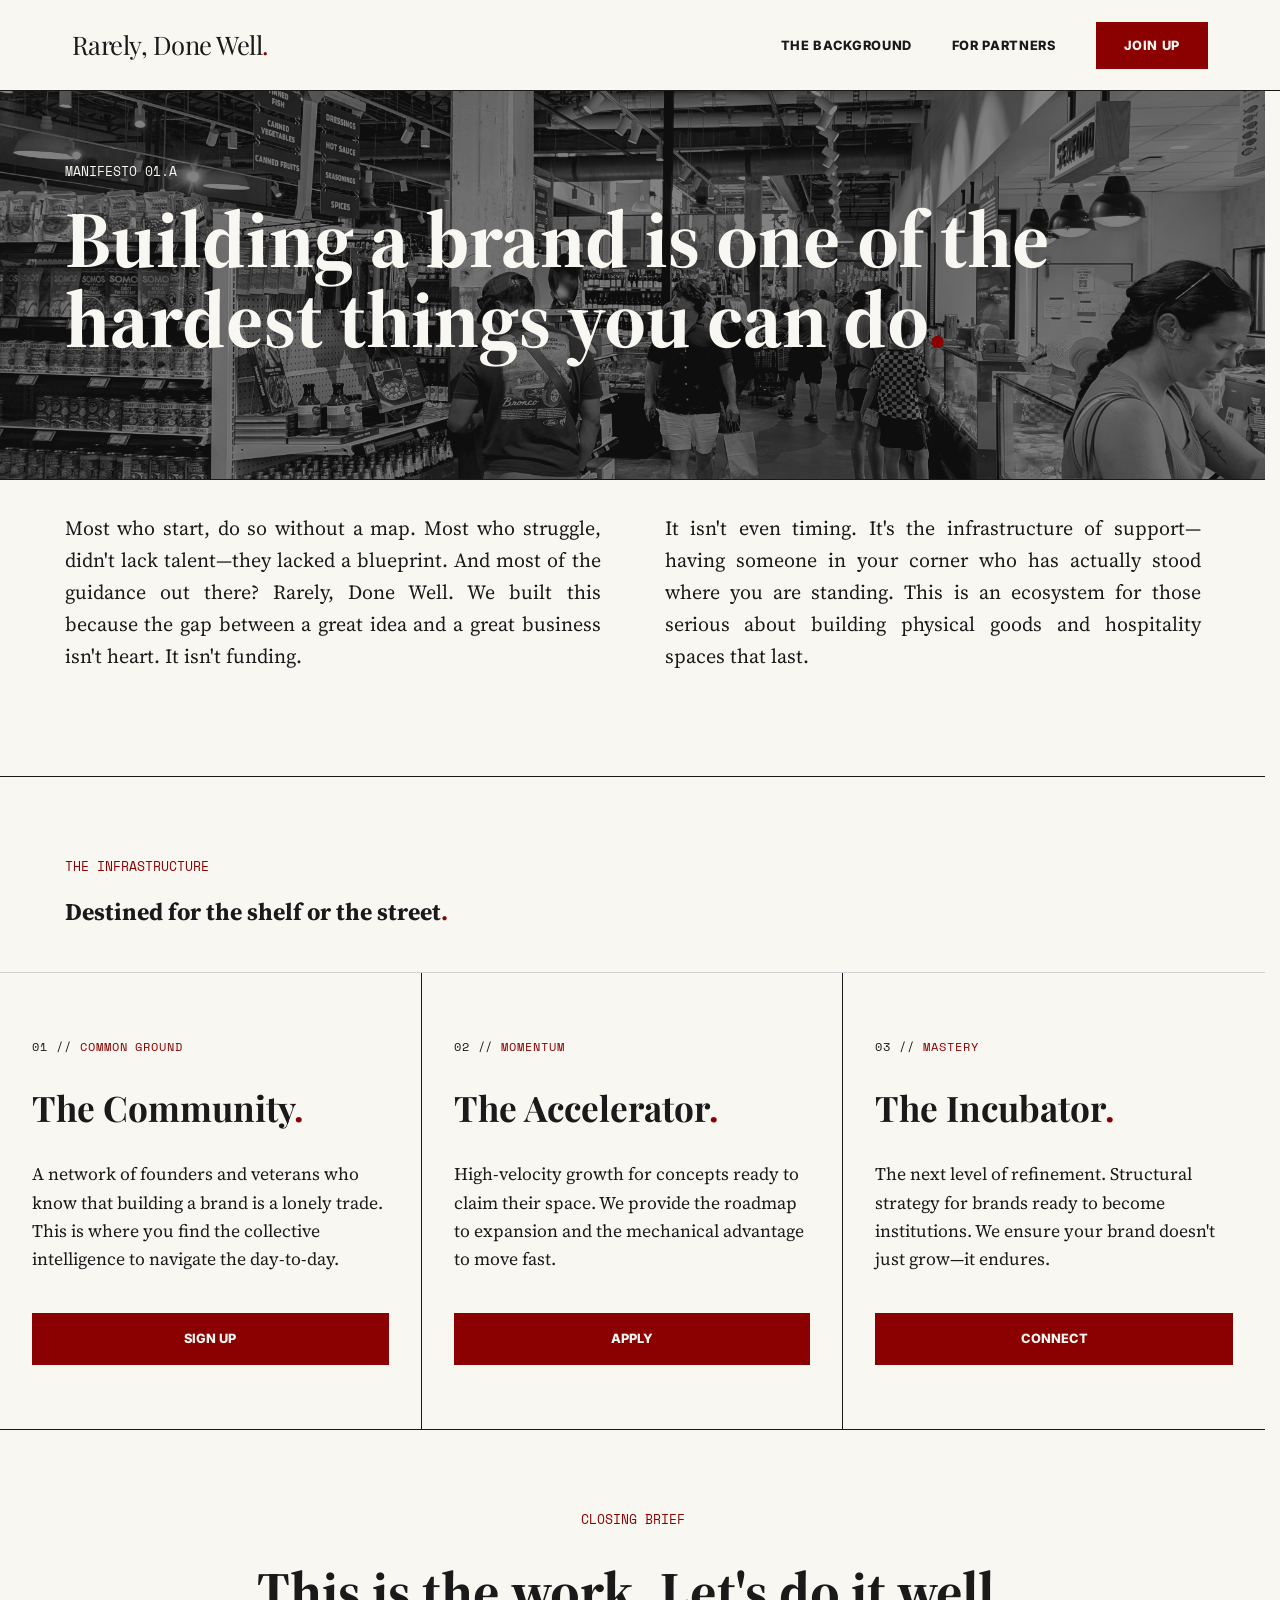
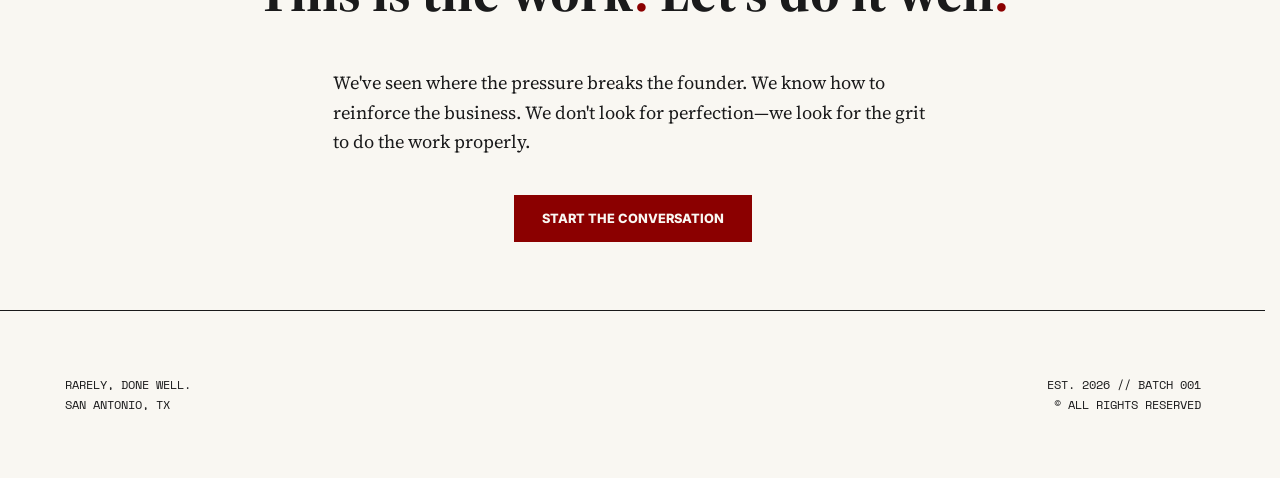
<file: index.html>
<!DOCTYPE html>
<html lang="en">
<head>
    <meta charset="UTF-8">
    <meta name="viewport" content="width=device-width, initial-scale=1.0">
    <meta name="description" content="Rarely Done Well is a South Texas ecosystem for founders building physical goods and hospitality brands — through community membership, a 10-week accelerator, and a year-long incubator.">
    <title>Rarely Done Well | Entrepreneur Ecosystem for Physical Goods & Hospitality Founders</title>
    <link rel="canonical" href="https://www.rarelydonewell.com/">
    <meta property="og:title" content="Rarely Done Well | Physical Goods & Hospitality Spaces">
    <meta property="og:description" content="An ecosystem for founders serious about building physical goods and hospitality brands that last. South Texas.">
    <meta property="og:url" content="https://www.rarelydonewell.com/">
    <meta property="og:type" content="website">
    <meta property="og:image" content="https://www.rarelydonewell.com/assets/og-image-light.png">
    <meta property="og:site_name" content="Rarely Done Well">
    <script type="application/ld+json">
    {
      "@context": "https://schema.org",
      "@type": "Organization",
      "name": "Rarely Done Well",
      "url": "https://www.rarelydonewell.com",
      "description": "An entrepreneurship ecosystem for founders building physical goods and hospitality brands. Based in San Antonio, serving South Texas.",
      "address": {
        "@type": "PostalAddress",
        "addressLocality": "San Antonio",
        "addressRegion": "TX",
        "addressCountry": "US"
      }
    }
    </script>
    
    <link rel="icon" type="image/x-icon" href="assets/favicon.ico">
    <link rel="icon" type="image/png" sizes="16x16" href="assets/favicon-16x16.png">
    <link rel="icon" type="image/png" sizes="32x32" href="assets/favicon-32x32.png">
    <link rel="apple-touch-icon" sizes="180x180" href="assets/apple-touch-icon.png">
    <link rel="icon" type="image/png" sizes="192x192" href="assets/icon-192x192.png">
    <link rel="icon" type="image/png" sizes="512x512" href="assets/icon-512x512.png">
    <link rel="preconnect" href="https://fonts.googleapis.com">
    <link rel="preconnect" href="https://fonts.gstatic.com" crossorigin>
    <link href="https://fonts.googleapis.com/css2?family=Inter:wght@700;800&family=Playfair+Display:wght@900&family=Space+Mono&family=Source+Serif+4:wght@400;600&display=swap" rel="stylesheet">
    <link rel="stylesheet" href="style.css">
</head>
<body>

    <header class="masthead masthead--fixed">
        <div class="container nav-wrapper">
            <a href="index.html" class="logo">Rarely, Done Well<span class="brand-comma">.</span></a>
            
            <div class="nav-right-group">
                <button class="nav-toggle" aria-expanded="false" aria-controls="main-nav">
                    <span></span><span></span><span></span>
                </button>
                <nav class="main-nav" id="main-nav">
                    <ul>
                        <li><a href="learn-more.html">The Background</a></li>
                        <li><a href="partners.html">For Partners</a></li>
                        <li><a href="#ecosystem" class="btn-cta">Join Up</a></li>
                    </ul>
                </nav>
            </div>
        </div>
    </header>

    <main>
        <section class="hero">
            <div class="hero-photo-band" style="background-image: url('assets/index-hero-photo.jpg');">
                <div class="hero-photo-band__inner">
                    <span class="section-label fade-in">Manifesto 01.A</span>
                    <h1 class="fade-in">Building a brand is one of the hardest things you can do<span class="brand-comma">.</span></h1>
                </div>
            </div>
            <div class="container">
                <div class="hero-lead fade-in">
                    <p>Most who start, do so without a map. Most who struggle, didn't lack talent—they lacked a blueprint. And most of the guidance out there? Rarely, Done Well. We built this because the gap between a great idea and a great business isn't heart. It isn't funding.</p>
                    <p>It isn't even timing. It's the infrastructure of support—having someone in your corner who has actually stood where you are standing. This is an ecosystem for those serious about building physical goods and hospitality spaces that last.</p>
                </div>
            </div>
        </section>
               
        <section id="ecosystem" class="ecosystem-header">
            <div class="container">
                <span class="section-label">The Infrastructure</span>
                <h2>Destined for the shelf or the street<span class="brand-comma">.</span></h2>
            </div>
        </section>
        <section class="ecosystem-grid">
            <div class="eco-card fade-in">
                <span class="card-descriptor">01 // <span class="brand-comma">Common Ground</span></span>
                <h3>The Community<span class="brand-comma">.</span></h3>
                <p>A network of founders and veterans who know that building a brand is a lonely trade. This is where you find the collective intelligence to navigate the day-to-day.</p>
                <a href="community.html" class="btn-cta">Sign Up</a>
            </div>
            <div class="eco-card fade-in">
                <span class="card-descriptor">02 // <span class="brand-comma">Momentum</span></span>
                <h3>The Accelerator<span class="brand-comma">.</span></h3>
                <p>High-velocity growth for concepts ready to claim their space. We provide the roadmap to expansion and the mechanical advantage to move fast.</p>
                <a href="accelerator.html" class="btn-cta">Apply</a>
            </div>
            <div class="eco-card fade-in">
                <span class="card-descriptor">03 // <span class="brand-comma">Mastery</span></span>
                <h3>The Incubator<span class="brand-comma">.</span></h3>
                <p>The next level of refinement. Structural strategy for brands ready to become institutions. We ensure your brand doesn't just grow—it endures.</p>
                <a href="incubator.html" class="btn-cta">Connect</a>
            </div>
        </section>

        <section id="work" class="final-call">
            <div class="container fade-in">
                <span class="section-label">Closing Brief</span>
                <h2>This is the work<span class="brand-comma">.</span> Let's do it well<span class="brand-comma">.</span></h2>
                <p class="final-call-body">We've seen where the pressure breaks the founder. We know how to reinforce the business. We don't look for perfection—we look for the grit to do the work properly.</p>
                <a href="#ecosystem" class="btn-cta">Start the Conversation</a>
            </div>
        </section>
    </main>

    <footer>
        <div class="container footer-wrap">
            <div>RARELY, DONE WELL.<br>SAN ANTONIO, TX</div>
            <div style="text-align:right">EST. 2026 // BATCH 001<br>&copy; ALL RIGHTS RESERVED</div>
        </div>
    </footer>

    <script src="script.js"></script>
</body>
</html>
</file>
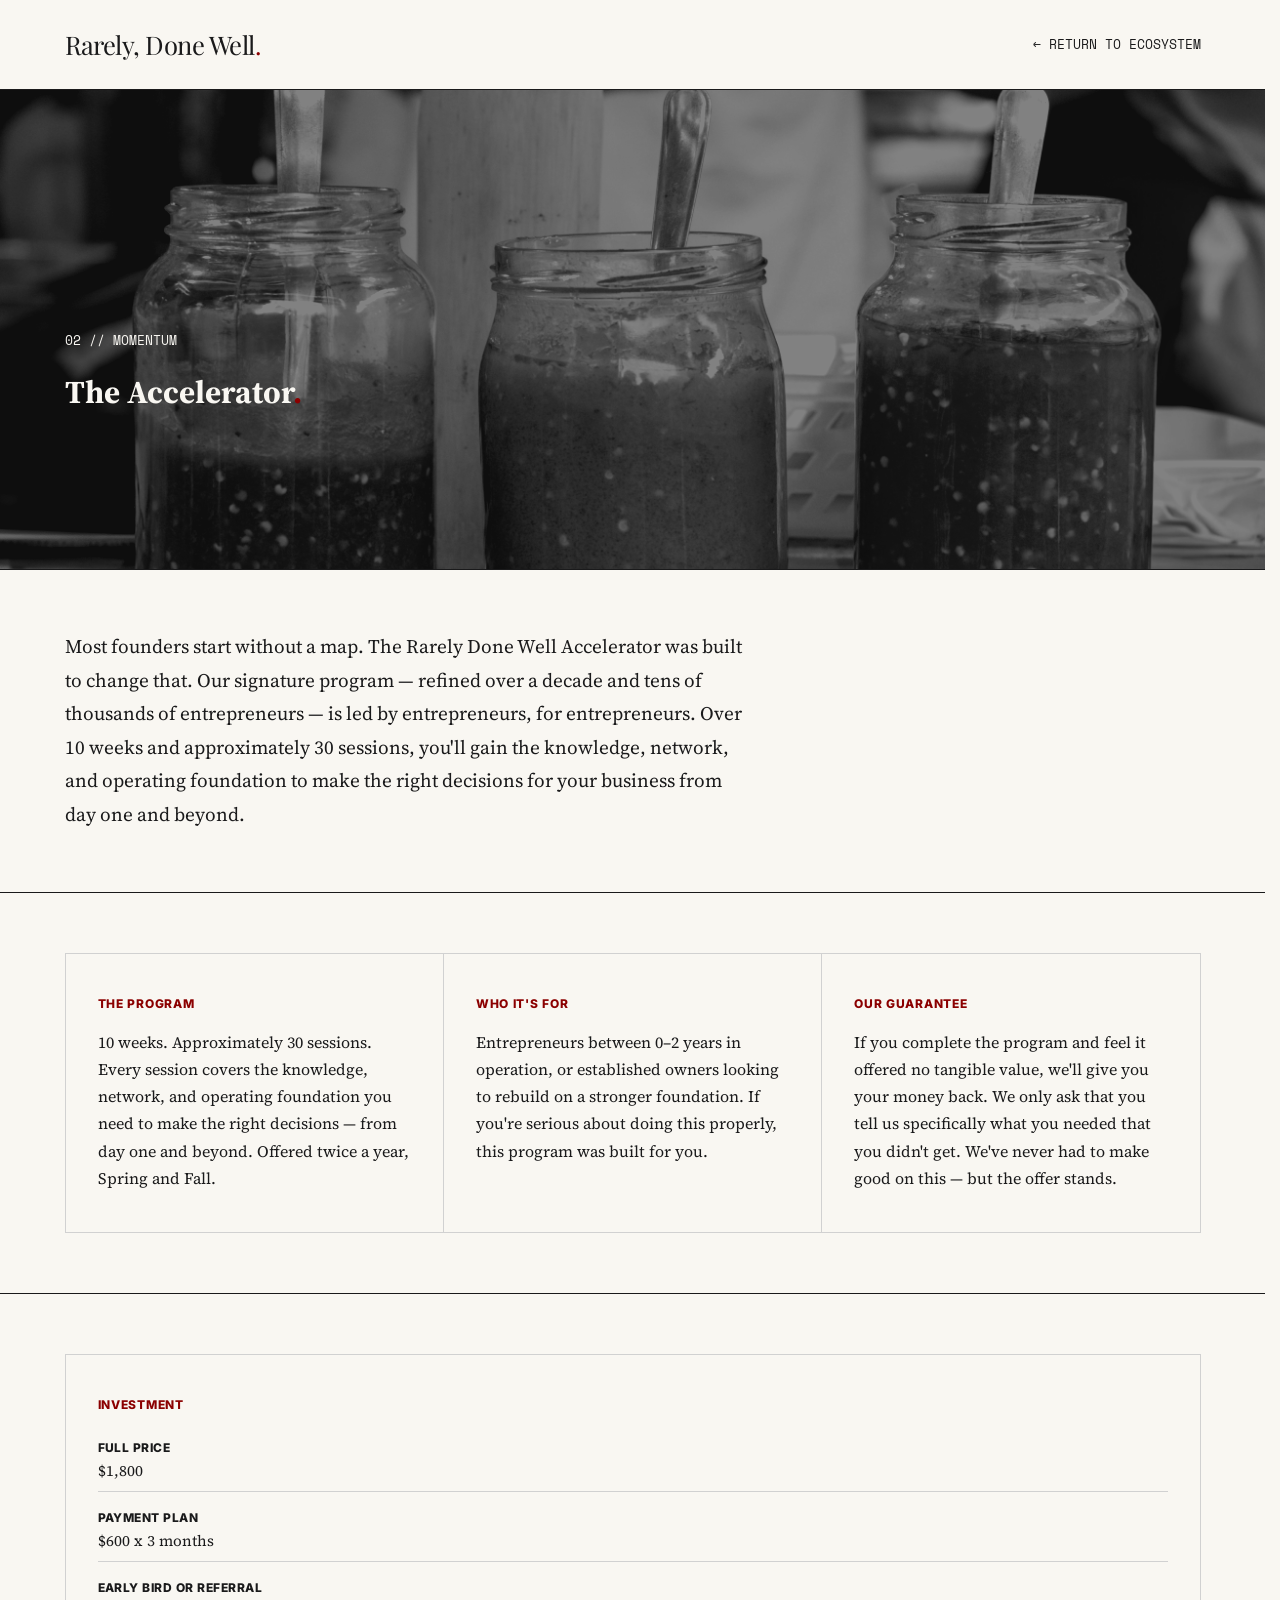
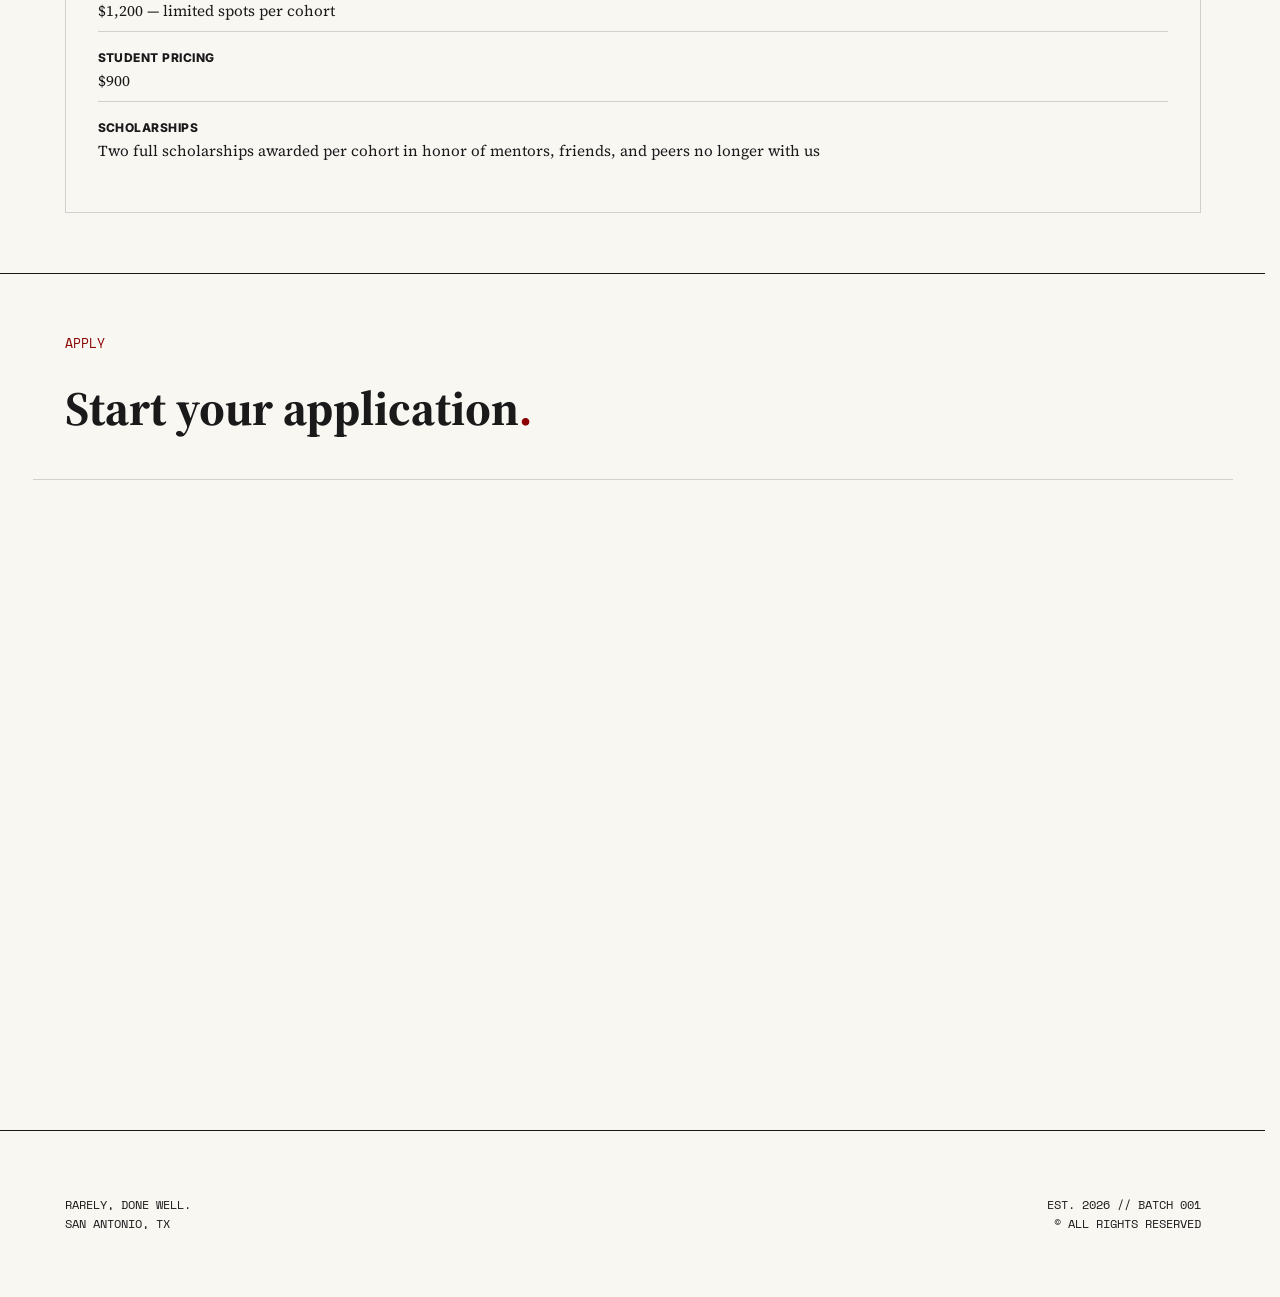
<file: accelerator.html>
<!DOCTYPE html>
<html lang="en">
<head>
    <meta charset="UTF-8">
    <meta name="viewport" content="width=device-width, initial-scale=1.0">
    <meta name="description" content="The Rarely Done Well Accelerator — a 10-week program for entrepreneurs 0–2 years in. Spring and Fall cohorts in San Antonio. From $1,200. Money-back guarantee. Apply now.">
    <title>The Accelerator | Rarely Done Well — 10-Week Entrepreneur Program, San Antonio</title>
    <link rel="canonical" href="https://www.rarelydonewell.com/accelerator.html">
    <meta property="og:title" content="The Accelerator | Rarely Done Well">
    <meta property="og:description" content="10 weeks. ~30 sessions. Led by entrepreneurs, for entrepreneurs. Spring and Fall cohorts. Money-back guarantee. From $1,200.">
    <meta property="og:url" content="https://www.rarelydonewell.com/accelerator.html">
    <meta property="og:type" content="website">
    <meta property="og:image" content="https://www.rarelydonewell.com/assets/og-image-light.png">
    <meta property="og:site_name" content="Rarely Done Well">
    <script type="application/ld+json">
    {
      "@context": "https://schema.org",
      "@type": "Course",
      "name": "The Rarely Done Well Accelerator",
      "description": "A 10-week entrepreneur accelerator program for founders of physical goods and hospitality brands, 0–2 years in operation. Spring and Fall cohorts in San Antonio, TX.",
      "provider": {
        "@type": "Organization",
        "name": "Rarely Done Well",
        "url": "https://www.rarelydonewell.com"
      },
      "offers": {
        "@type": "Offer",
        "price": "1800",
        "priceCurrency": "USD",
        "availability": "https://schema.org/InStock"
      }
    }
    </script>
    
    <link rel="icon" type="image/x-icon" href="assets/favicon.ico">
    <link rel="icon" type="image/png" sizes="16x16" href="assets/favicon-16x16.png">
    <link rel="icon" type="image/png" sizes="32x32" href="assets/favicon-32x32.png">
    <link rel="apple-touch-icon" sizes="180x180" href="assets/apple-touch-icon.png">
    <link rel="icon" type="image/png" sizes="192x192" href="assets/icon-192x192.png">
    <link rel="icon" type="image/png" sizes="512x512" href="assets/icon-512x512.png">
    <link rel="preconnect" href="https://fonts.googleapis.com">
    <link rel="preconnect" href="https://fonts.gstatic.com" crossorigin>
    <link href="https://fonts.googleapis.com/css2?family=Inter:wght@700;800&family=Playfair+Display:wght@900&family=Space+Mono&family=Source+Serif+4:wght@400;600&display=swap" rel="stylesheet">
    <link rel="stylesheet" href="style.css">

    <script async src="https://tally.so/widgets/embed.js"></script>
</head>
<body>

    <header class="masthead masthead--static">
        <div class="container nav-wrapper">
            <a href="index.html" class="logo">Rarely, Done Well<span class="brand-comma">.</span></a>
            <a href="index.html#ecosystem" class="back-link">← Return to Ecosystem</a>
        </div>
    </header>

    <main>

        <div class="hero-photo-band" style="background-image: url('assets/accelerator-hero.jpg');">
            <div class="hero-photo-band__inner">
                <span class="section-label">02 // Momentum</span>
                <h1>The Accelerator<span class="brand-comma">.</span></h1>
            </div>
        </div>

        <section class="program-hero">
            <div class="container">
                <p class="program-hero-sub">Most founders start without a map. The Rarely Done Well Accelerator was built to change that. Our signature program — refined over a decade and tens of thousands of entrepreneurs — is led by entrepreneurs, for entrepreneurs. Over 10 weeks and approximately 30 sessions, you'll gain the knowledge, network, and operating foundation to make the right decisions for your business from day one and beyond.</p>
            </div>
        </section>

        <section class="program-details">
            <div class="container">
                <div class="program-details-grid">
                    <div class="program-detail-item">
                        <span class="program-detail-label">The Program</span>
                        <p>10 weeks. Approximately 30 sessions. Every session covers the knowledge, network, and operating foundation you need to make the right decisions — from day one and beyond. Offered twice a year, Spring and Fall.</p>
                    </div>
                    <div class="program-detail-item">
                        <span class="program-detail-label">Who It's For</span>
                        <p>Entrepreneurs between 0–2 years in operation, or established owners looking to rebuild on a stronger foundation. If you're serious about doing this properly, this program was built for you.</p>
                    </div>
                    <div class="program-detail-item">
                        <span class="program-detail-label">Our Guarantee</span>
                        <p>If you complete the program and feel it offered no tangible value, we'll give you your money back. We only ask that you tell us specifically what you needed that you didn't get. We've never had to make good on this — but the offer stands.</p>
                    </div>
                </div>
            </div>
        </section>

        <section class="program-details" style="border-top: none; padding-top: 60px;">
            <div class="container">
                <div class="program-details-grid" style="grid-template-columns: 1fr;">
                    <div class="program-detail-item">
                        <span class="program-detail-label">Investment</span>
                        <ul class="program-pricing">
                            <li><strong>Full Price</strong>$1,800</li>
                            <li><strong>Payment Plan</strong>$600 x 3 months</li>
                            <li><strong>Early Bird or Referral</strong>$1,200 — limited spots per cohort</li>
                            <li><strong>Student Pricing</strong>$900</li>
                            <li><strong>Scholarships</strong>Two full scholarships awarded per cohort in honor of mentors, friends, and peers no longer with us</li>
                        </ul>
                    </div>
                </div>
            </div>
        </section>

        <section class="program-form">
            <div class="container">
                <span class="section-label">Apply</span>
                <h2>Start your application<span class="brand-comma">.</span></h2>
            </div>
            <div class="program-form-embed">
                <iframe 
                    data-tally-src="https://tally.so/r/EkLMBL?transparentBackground=1" 
                    width="100%" 
                    height="1" 
                    frameborder="0" 
                    marginheight="0" 
                    marginwidth="0"
                    data-tally-auto-resize="1"
                    title="Accelerator Application">
                </iframe>
            </div>
        </section>

    </main>

    <footer>
        <div class="container footer-wrap">
            <div>RARELY, DONE WELL.<br>SAN ANTONIO, TX</div>
            <div style="text-align:right">EST. 2026 // BATCH 001<br>&copy; ALL RIGHTS RESERVED</div>
        </div>
    </footer>

    <script src="script.js"></script>
</body>
</html>
</file>
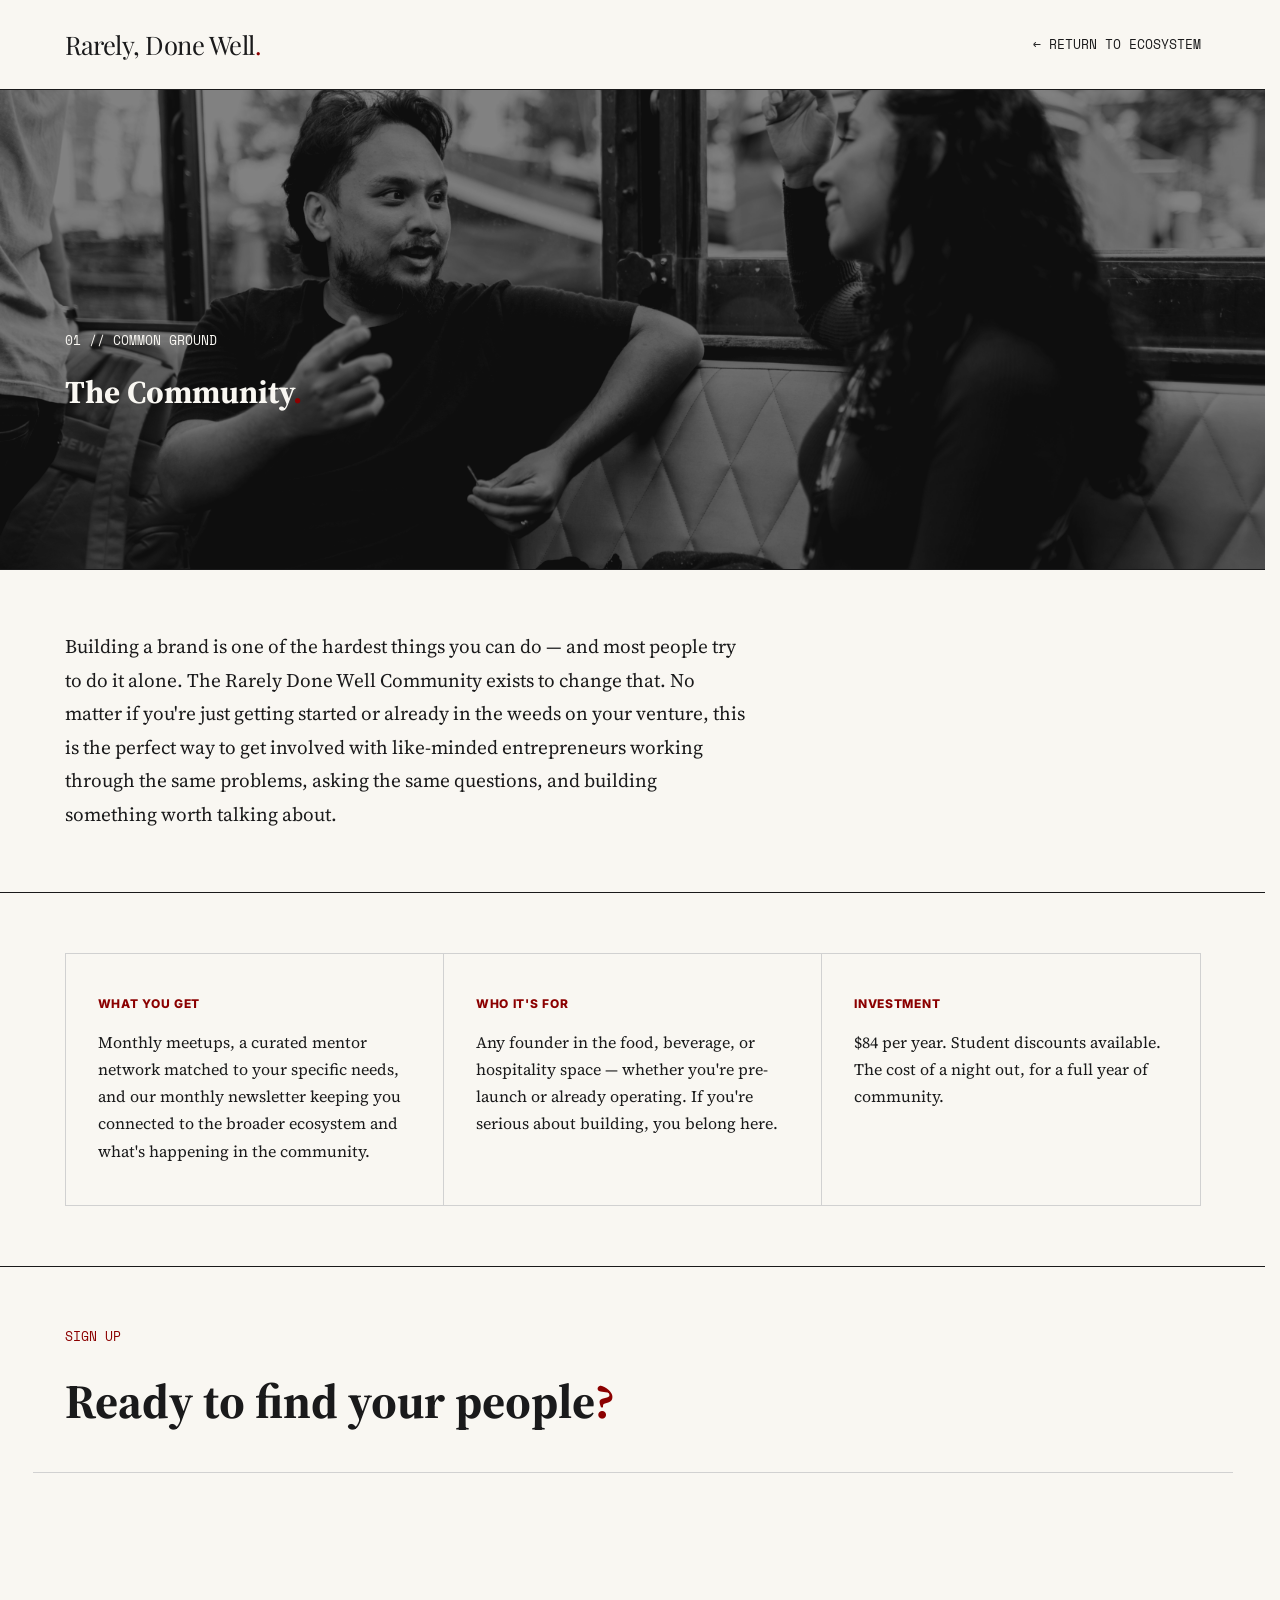
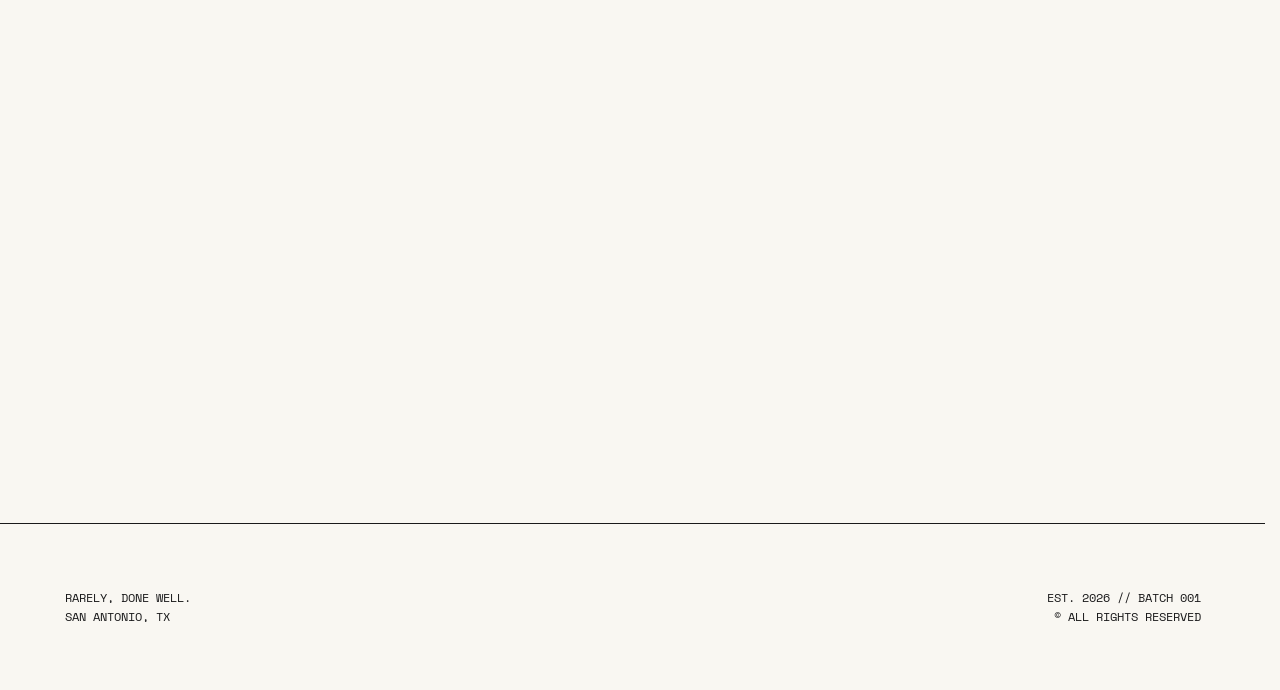
<file: community.html>
<!DOCTYPE html>
<html lang="en">
<head>
    <meta charset="UTF-8">
    <meta name="viewport" content="width=device-width, initial-scale=1.0">
    <meta name="description" content="Join the Rarely Done Well Community — $84/year membership for physical goods and hospitality founders in San Antonio. Monthly meetups, curated mentorship, and a founder network.">
    <title>The Community | Rarely Done Well — Founder Network, San Antonio</title>
    <link rel="canonical" href="https://www.rarelydonewell.com/community.html">
    <meta property="og:title" content="The Community | Rarely Done Well">
    <meta property="og:description" content="$84/year. Monthly meetups, curated mentorship, and a network of founders serious about building physical goods and hospitality brands. San Antonio, TX.">
    <meta property="og:url" content="https://www.rarelydonewell.com/community.html">
    <meta property="og:type" content="website">
    <meta property="og:image" content="https://www.rarelydonewell.com/assets/og-image-light.png">
    <meta property="og:site_name" content="Rarely Done Well">
    
    <link rel="icon" type="image/x-icon" href="assets/favicon.ico">
    <link rel="icon" type="image/png" sizes="16x16" href="assets/favicon-16x16.png">
    <link rel="icon" type="image/png" sizes="32x32" href="assets/favicon-32x32.png">
    <link rel="apple-touch-icon" sizes="180x180" href="assets/apple-touch-icon.png">
    <link rel="icon" type="image/png" sizes="192x192" href="assets/icon-192x192.png">
    <link rel="icon" type="image/png" sizes="512x512" href="assets/icon-512x512.png">
    <link rel="preconnect" href="https://fonts.googleapis.com">
    <link rel="preconnect" href="https://fonts.gstatic.com" crossorigin>
    <link href="https://fonts.googleapis.com/css2?family=Inter:wght@700;800&family=Playfair+Display:wght@900&family=Space+Mono&family=Source+Serif+4:wght@400;600&display=swap" rel="stylesheet">
    <link rel="stylesheet" href="style.css">

    <script async src="https://tally.so/widgets/embed.js"></script>
</head>
<body>

    <header class="masthead masthead--static">
        <div class="container nav-wrapper">
            <a href="index.html" class="logo">Rarely, Done Well<span class="brand-comma">.</span></a>
            <a href="index.html#ecosystem" class="back-link">← Return to Ecosystem</a>
        </div>
    </header>

    <main>

        <div class="hero-photo-band" style="background-image: url('assets/community-hero.jpg');">
            <div class="hero-photo-band__inner">
                <span class="section-label">01 // Common Ground</span>
                <h1>The Community<span class="brand-comma">.</span></h1>
            </div>
        </div>

        <section class="program-hero">
            <div class="container">
                <p class="program-hero-sub">Building a brand is one of the hardest things you can do — and most people try to do it alone. The Rarely Done Well Community exists to change that. No matter if you're just getting started or already in the weeds on your venture, this is the perfect way to get involved with like-minded entrepreneurs working through the same problems, asking the same questions, and building something worth talking about.</p>
            </div>
        </section>

        <section class="program-details">
            <div class="container">
                <div class="program-details-grid">
                    <div class="program-detail-item">
                        <span class="program-detail-label">What You Get</span>
                        <p>Monthly meetups, a curated mentor network matched to your specific needs, and our monthly newsletter keeping you connected to the broader ecosystem and what's happening in the community.</p>
                    </div>
                    <div class="program-detail-item">
                        <span class="program-detail-label">Who It's For</span>
                        <p>Any founder in the food, beverage, or hospitality space — whether you're pre-launch or already operating. If you're serious about building, you belong here.</p>
                    </div>
                    <div class="program-detail-item">
                        <span class="program-detail-label">Investment</span>
                        <p>$84 per year. Student discounts available. The cost of a night out, for a full year of community.</p>
                    </div>
                </div>
            </div>
        </section>

        <section class="program-form">
            <div class="container">
                <span class="section-label">Sign Up</span>
                <h2>Ready to find your people<span class="brand-comma">?</span></h2>
            </div>
            <div class="program-form-embed">
                <iframe 
                    data-tally-src="https://tally.so/r/2EL7Ze?transparentBackground=1" 
                    width="100%" 
                    height="650" 
                    frameborder="0" 
                    marginheight="0" 
                    marginwidth="0" 
                    title="Join the Community">
                </iframe>
            </div>
        </section>

    </main>

    <footer>
        <div class="container footer-wrap">
            <div>RARELY, DONE WELL.<br>SAN ANTONIO, TX</div>
            <div style="text-align:right">EST. 2026 // BATCH 001<br>&copy; ALL RIGHTS RESERVED</div>
        </div>
    </footer>

    <script src="script.js"></script>
</body>
</html>
</file>
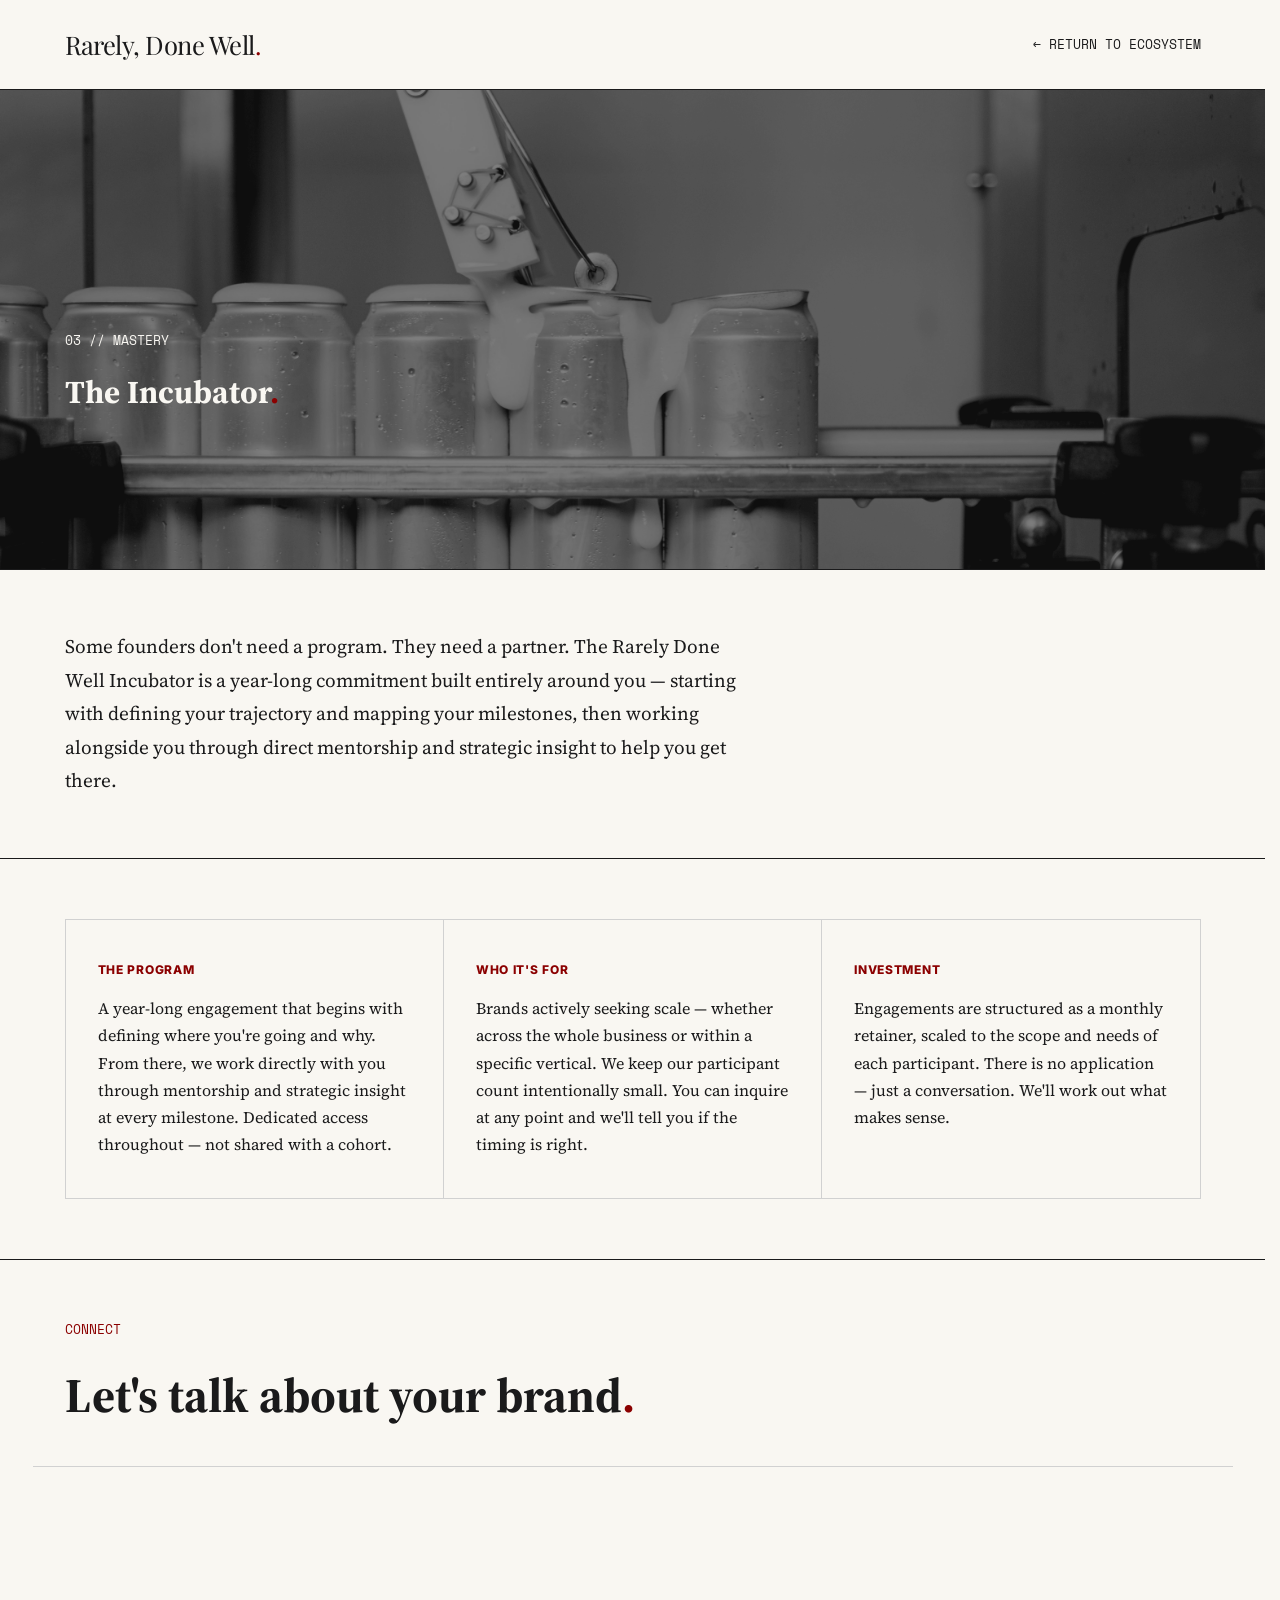
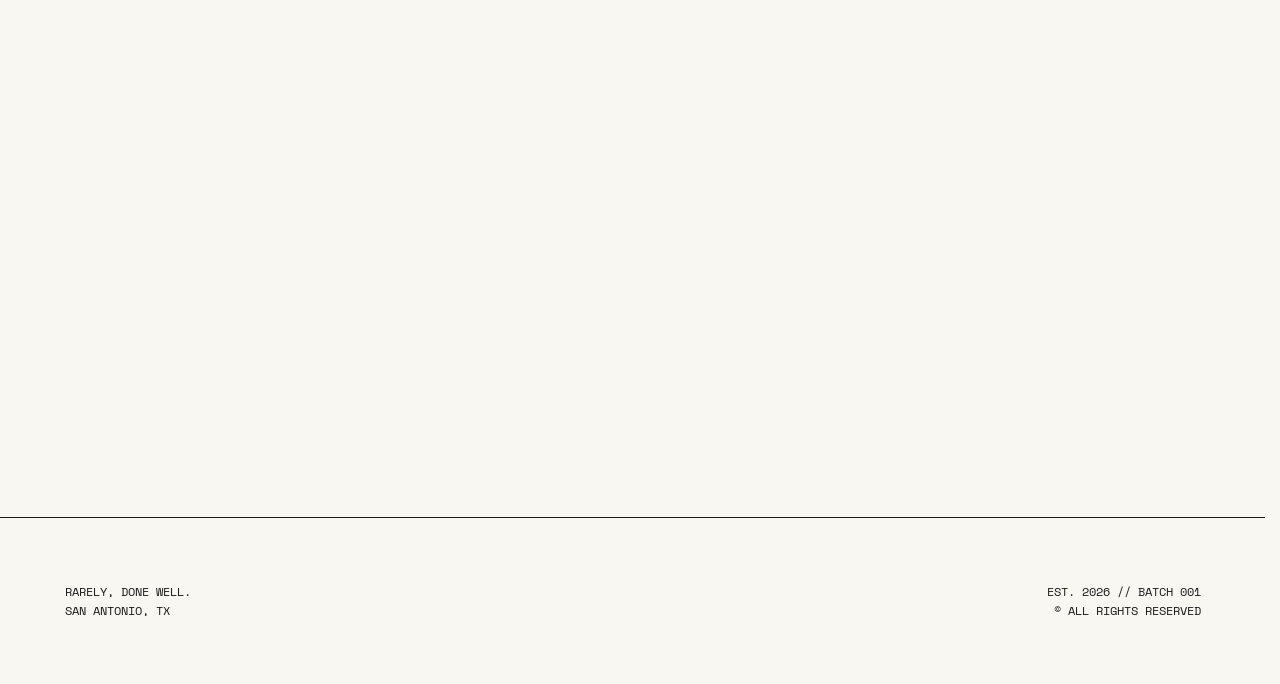
<file: incubator.html>
<!DOCTYPE html>
<html lang="en">
<head>
    <meta charset="UTF-8">
    <meta name="viewport" content="width=device-width, initial-scale=1.0">
    <meta name="description" content="The Rarely Done Well Incubator — a year-long strategic partnership for physical goods and hospitality brands ready to scale. Starting at $750/month. Dedicated mentorship. South Texas.">
    <title>The Incubator | Rarely Done Well — Year-Long Brand Strategy Partnership</title>
    <link rel="canonical" href="https://www.rarelydonewell.com/incubator.html">
    <meta property="og:title" content="The Incubator | Rarely Done Well">
    <meta property="og:description" content="A year-long strategic partnership for brands ready to scale. Starting at $750/month. Dedicated access. Not a cohort — built entirely around you.">
    <meta property="og:url" content="https://www.rarelydonewell.com/incubator.html">
    <meta property="og:type" content="website">
    <meta property="og:image" content="https://www.rarelydonewell.com/assets/og-image-light.png">
    <meta property="og:site_name" content="Rarely Done Well">
    
    <link rel="icon" type="image/x-icon" href="assets/favicon.ico">
    <link rel="icon" type="image/png" sizes="16x16" href="assets/favicon-16x16.png">
    <link rel="icon" type="image/png" sizes="32x32" href="assets/favicon-32x32.png">
    <link rel="apple-touch-icon" sizes="180x180" href="assets/apple-touch-icon.png">
    <link rel="icon" type="image/png" sizes="192x192" href="assets/icon-192x192.png">
    <link rel="icon" type="image/png" sizes="512x512" href="assets/icon-512x512.png">
    <link rel="preconnect" href="https://fonts.googleapis.com">
    <link rel="preconnect" href="https://fonts.gstatic.com" crossorigin>
    <link href="https://fonts.googleapis.com/css2?family=Inter:wght@700;800&family=Playfair+Display:wght@900&family=Space+Mono&family=Source+Serif+4:wght@400;600&display=swap" rel="stylesheet">
    <link rel="stylesheet" href="style.css">

    <script async src="https://tally.so/widgets/embed.js"></script>
</head>
<body>

    <header class="masthead masthead--static">
        <div class="container nav-wrapper">
            <a href="index.html" class="logo">Rarely, Done Well<span class="brand-comma">.</span></a>
            <a href="index.html#ecosystem" class="back-link">← Return to Ecosystem</a>
        </div>
    </header>

    <main>

        <div class="hero-photo-band" style="background-image: url('assets/incubator-hero.jpg');">
            <div class="hero-photo-band__inner">
                <span class="section-label">03 // Mastery</span>
                <h1>The Incubator<span class="brand-comma">.</span></h1>
            </div>
        </div>

        <section class="program-hero">
            <div class="container">
                <p class="program-hero-sub">Some founders don't need a program. They need a partner. The Rarely Done Well Incubator is a year-long commitment built entirely around you — starting with defining your trajectory and mapping your milestones, then working alongside you through direct mentorship and strategic insight to help you get there.</p>
            </div>
        </section>

        <section class="program-details">
            <div class="container">
                <div class="program-details-grid">
                    <div class="program-detail-item">
                        <span class="program-detail-label">The Program</span>
                        <p>A year-long engagement that begins with defining where you're going and why. From there, we work directly with you through mentorship and strategic insight at every milestone. Dedicated access throughout — not shared with a cohort.</p>
                    </div>
                    <div class="program-detail-item">
                        <span class="program-detail-label">Who It's For</span>
                        <p>Brands actively seeking scale — whether across the whole business or within a specific vertical. We keep our participant count intentionally small. You can inquire at any point and we'll tell you if the timing is right.</p>
                    </div>
                    <div class="program-detail-item">
                        <span class="program-detail-label">Investment</span>
                        <p>Engagements are structured as a monthly retainer, scaled to the scope and needs of each participant. There is no application — just a conversation. We'll work out what makes sense.</p>
                    </div>
                </div>
            </div>
        </section>

        <section class="program-form">
            <div class="container">
                <span class="section-label">Connect</span>
                <h2>Let's talk about your brand<span class="brand-comma">.</span></h2>
            </div>
            <div class="program-form-embed">
                <iframe 
                    data-tally-src="https://tally.so/r/RGRkaj?transparentBackground=1" 
                    width="100%" 
                    height="650" 
                    frameborder="0" 
                    marginheight="0" 
                    marginwidth="0" 
                    title="Incubator Inquiry">
                </iframe>
            </div>
        </section>

    </main>

    <footer>
        <div class="container footer-wrap">
            <div>RARELY, DONE WELL.<br>SAN ANTONIO, TX</div>
            <div style="text-align:right">EST. 2026 // BATCH 001<br>&copy; ALL RIGHTS RESERVED</div>
        </div>
    </footer>

    <script src="script.js"></script>
</body>
</html>
</file>
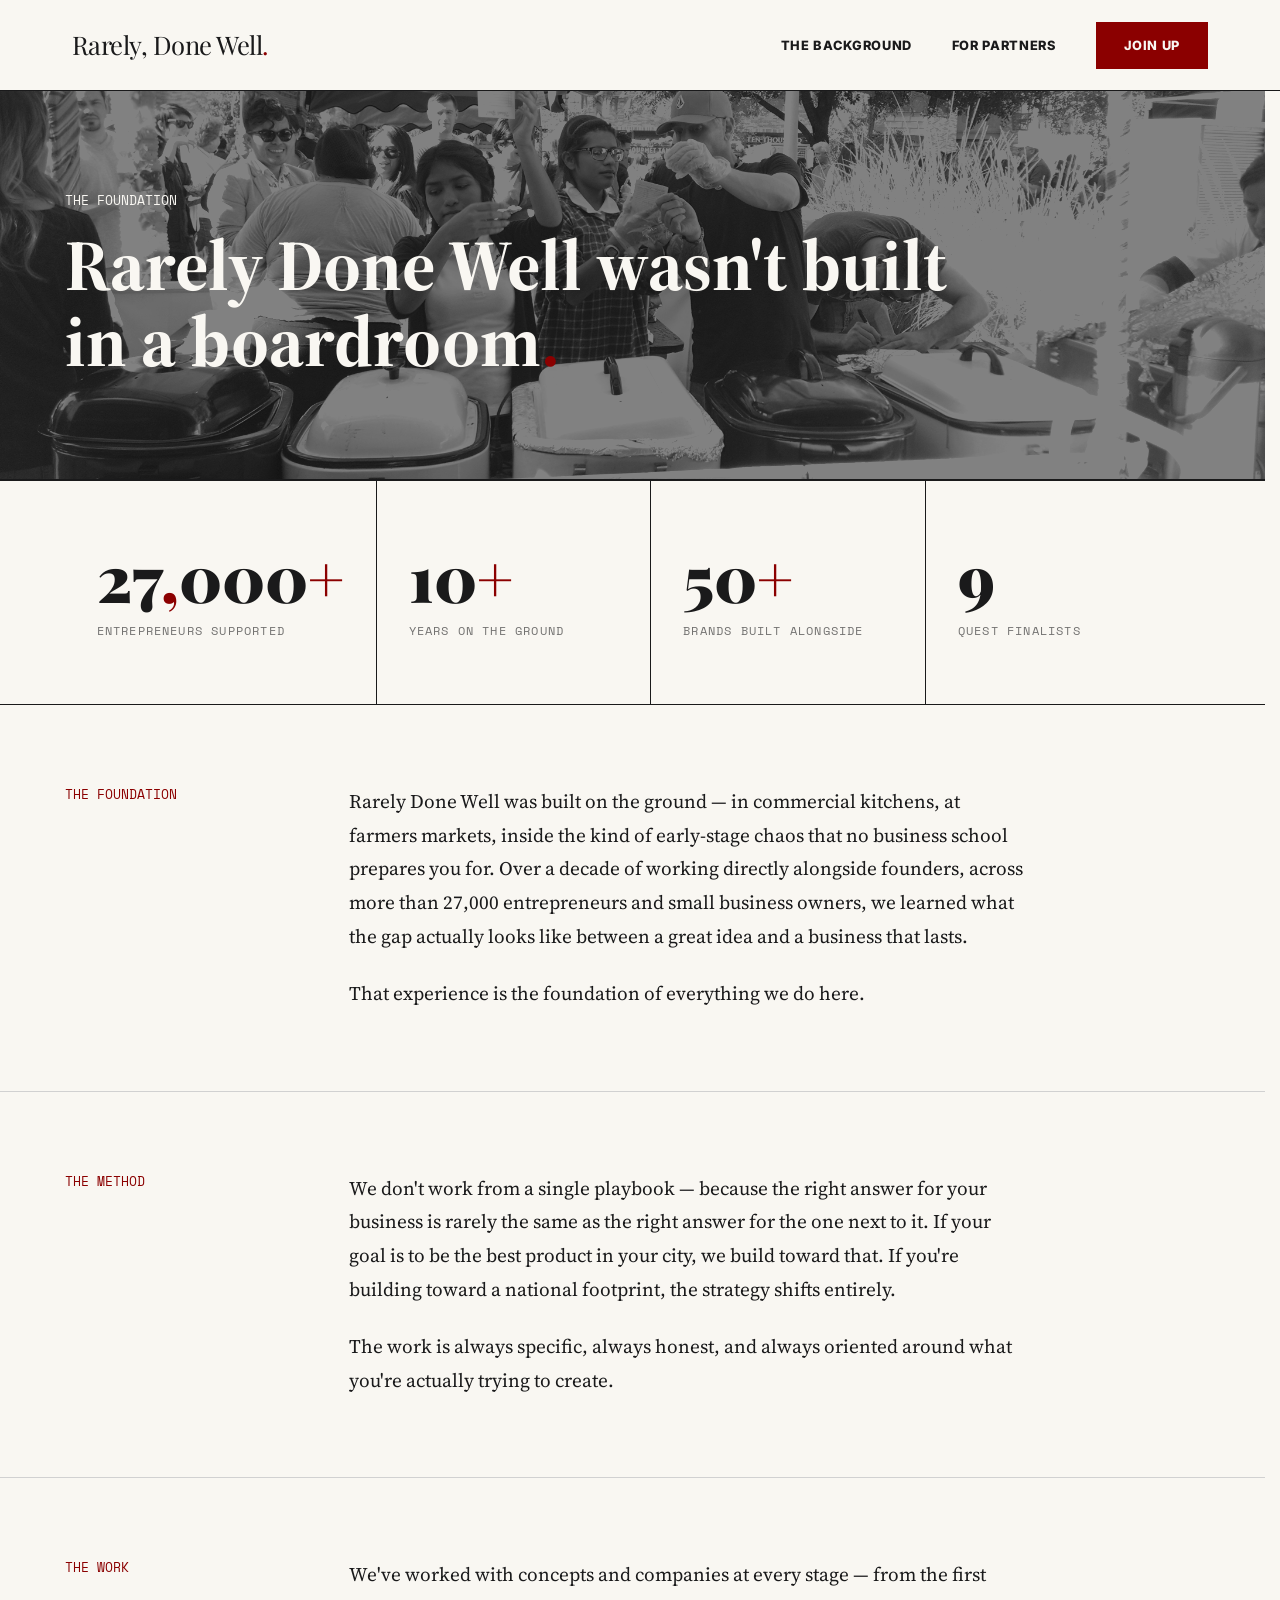
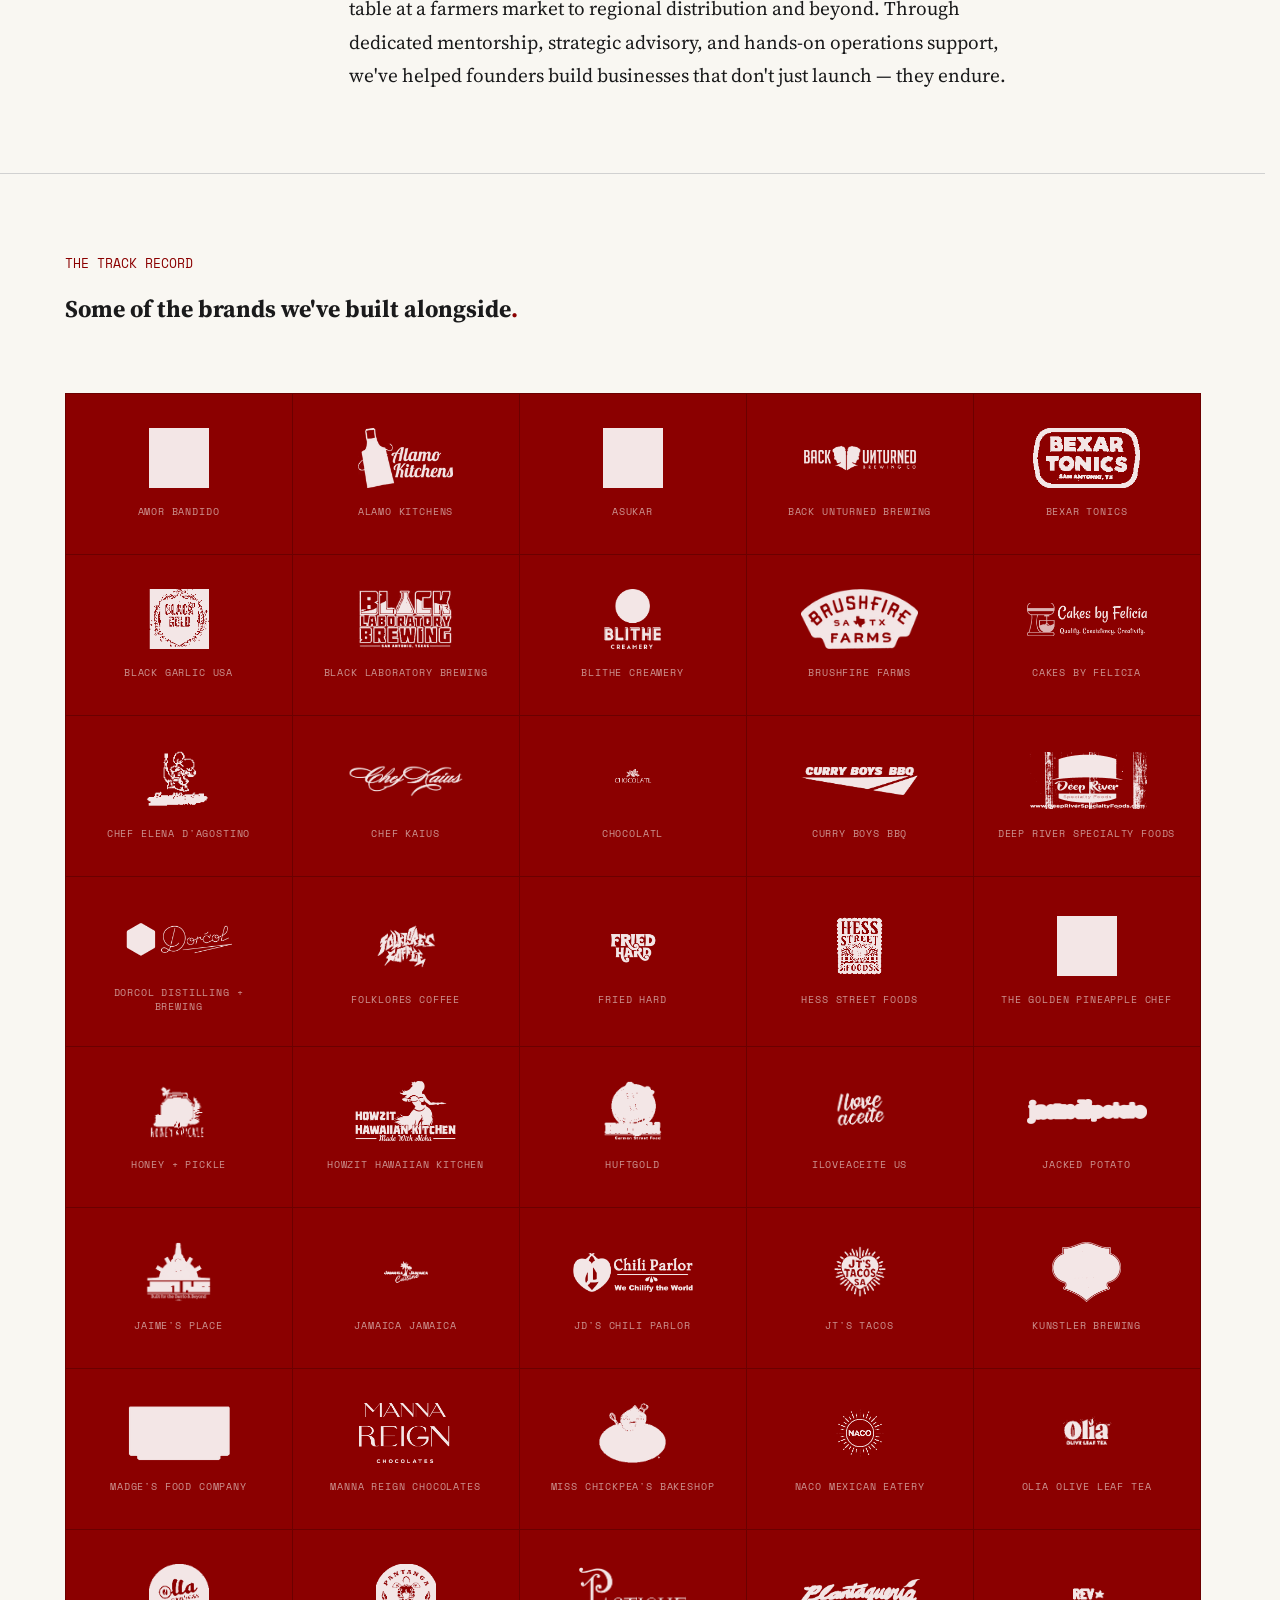
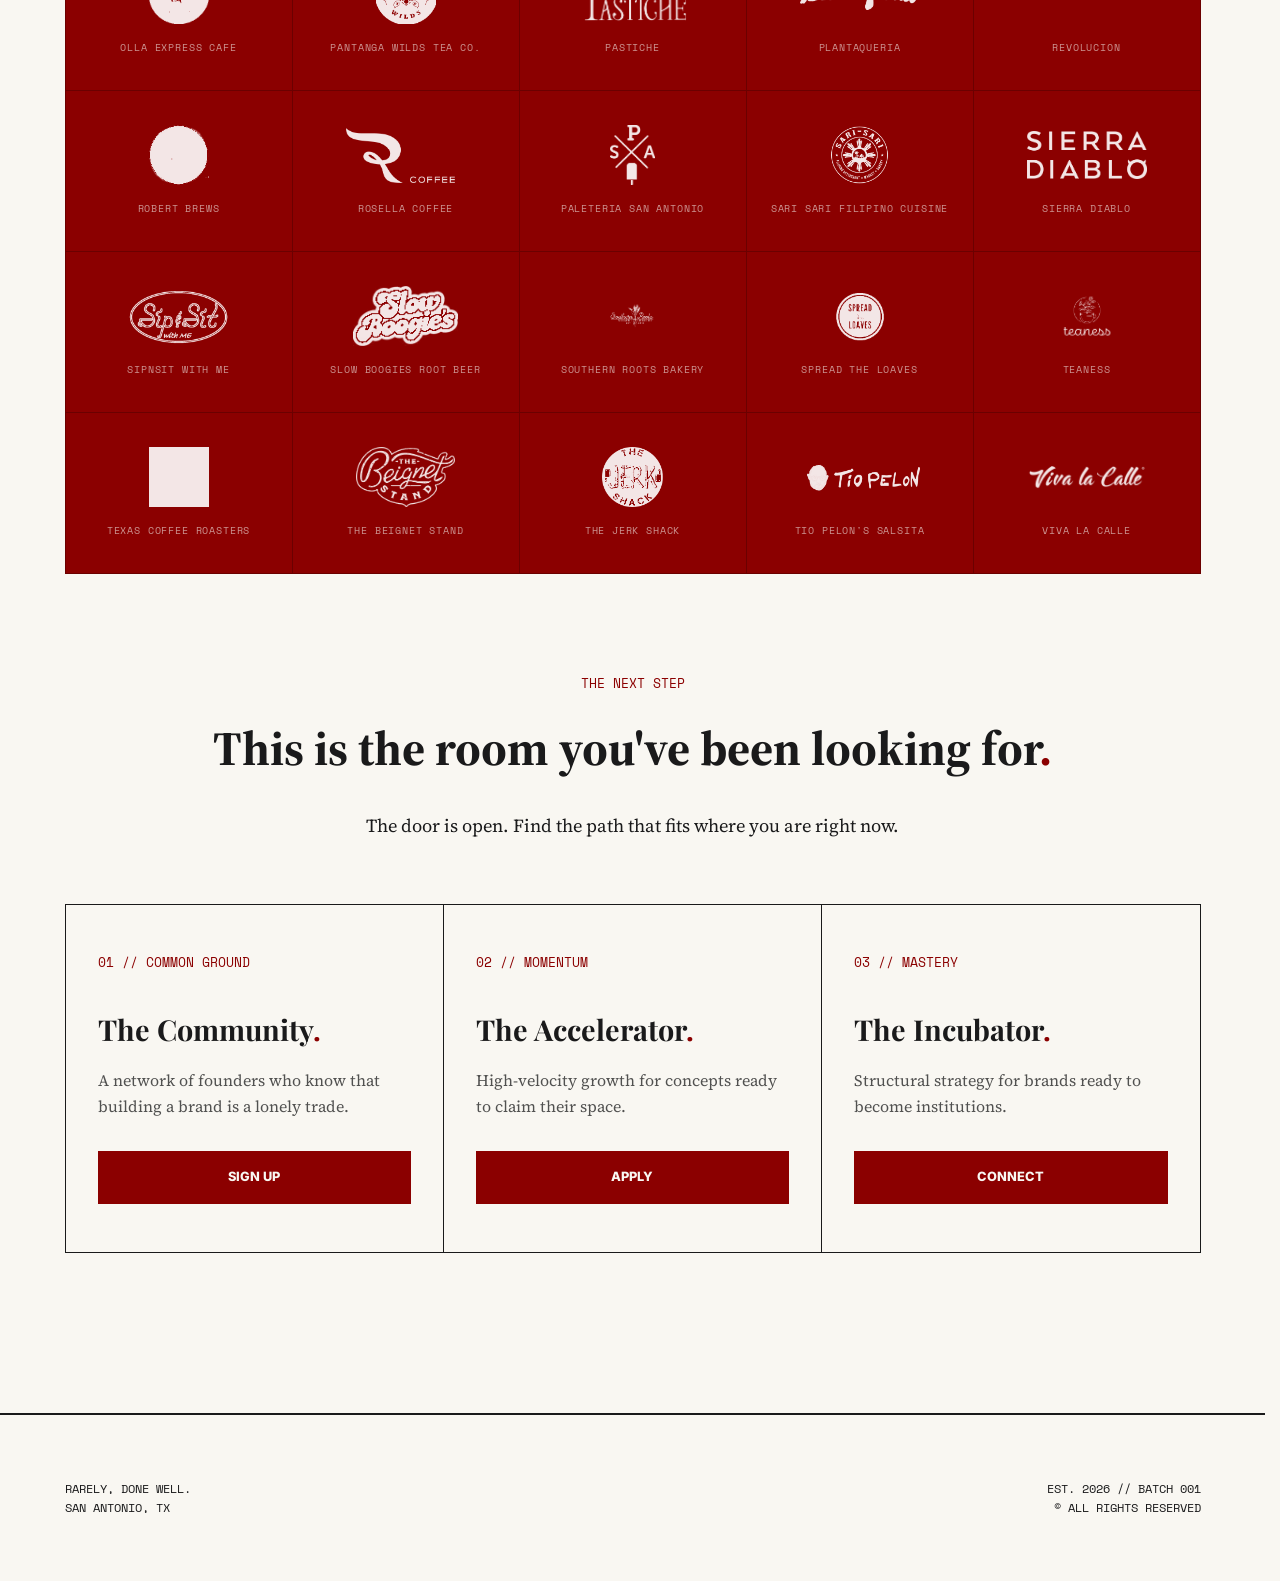
<file: learn-more.html>
<!DOCTYPE html>
<html lang="en">
<head>
    <meta charset="UTF-8">
    <meta name="viewport" content="width=device-width, initial-scale=1.0">
    <meta name="description" content="10+ years, 27,000+ entrepreneurs supported, and 50+ brands built. The story, method, and track record behind Rarely Done Well — San Antonio's food and hospitality founder ecosystem.">
    <title>The Background | Rarely Done Well — Story, Method & Track Record</title>
    <link rel="canonical" href="https://www.rarelydonewell.com/learn-more.html">
    <meta property="og:title" content="The Background | Rarely Done Well">
    <meta property="og:description" content="10+ years, 27,000+ entrepreneurs supported, and 50+ brands built alongside. The story and track record behind Rarely Done Well.">
    <meta property="og:url" content="https://www.rarelydonewell.com/learn-more.html">
    <meta property="og:type" content="website">
    <meta property="og:image" content="https://www.rarelydonewell.com/assets/og-image-light.png">
    <meta property="og:site_name" content="Rarely Done Well">
    <link rel="icon" type="image/x-icon" href="assets/favicon.ico">
    <link rel="icon" type="image/png" sizes="16x16" href="assets/favicon-16x16.png">
    <link rel="icon" type="image/png" sizes="32x32" href="assets/favicon-32x32.png">
    <link rel="apple-touch-icon" sizes="180x180" href="assets/apple-touch-icon.png">
    <link rel="icon" type="image/png" sizes="192x192" href="assets/icon-192x192.png">
    <link rel="icon" type="image/png" sizes="512x512" href="assets/icon-512x512.png">
    <link rel="preconnect" href="https://fonts.googleapis.com">
    <link rel="preconnect" href="https://fonts.gstatic.com" crossorigin>
    <link href="https://fonts.googleapis.com/css2?family=Inter:wght@700;800&family=Playfair+Display:wght@900&family=Space+Mono&family=Source+Serif+4:wght@400;600&display=swap" rel="stylesheet">
    <link rel="stylesheet" href="style.css">
</head>
<body>

    <header class="masthead masthead--fixed">
        <div class="container nav-wrapper">
            <a href="index.html" class="logo">Rarely, Done Well<span class="brand-comma">.</span></a>
            <div class="nav-right-group">
                <button class="nav-toggle" aria-expanded="false" aria-controls="main-nav">
                    <span></span><span></span><span></span>
                </button>
                <nav class="main-nav" id="main-nav">
                    <ul>
                        <li><a href="learn-more.html">The Background</a></li>
                        <li><a href="partners.html">For Partners</a></li>
                        <li><a href="#next-step" class="btn-cta">Join Up</a></li>
                    </ul>
                </nav>
            </div>
        </div>
    </header>

    <main>

        <!-- HERO -->
        <section class="lm-hero">
            <div class="hero-photo-band" style="background-image: url('assets/lm-hero-photo.jpg');">
                <div class="hero-photo-band__inner">
                    <span class="section-label fade-in">The Foundation</span>
                    <h1 class="fade-in">Rarely Done Well wasn't built in a boardroom<span class="brand-comma">.</span></h1>
                </div>
            </div>
        </section>

        <!-- STAT BAR -->
        <div class="lm-stat-bar">
            <div class="container">
                <div class="lm-stat-inner lm-stat-inner--four">
                    <div class="lm-stat fade-in">
                        <div class="lm-stat-number">27<span>,</span>000<span>+</span></div>
                        <div class="lm-stat-label">Entrepreneurs Supported</div>
                    </div>
                    <div class="lm-stat fade-in">
                        <div class="lm-stat-number">10<span>+</span></div>
                        <div class="lm-stat-label">Years on the Ground</div>
                    </div>
                    <div class="lm-stat fade-in">
                        <div class="lm-stat-number">50<span>+</span></div>
                        <div class="lm-stat-label">Brands Built Alongside</div>
                    </div>
                    <div class="lm-stat fade-in">
                        <div class="lm-stat-number">9</div>
                        <div class="lm-stat-label">Quest Finalists</div>
                    </div>
                </div>
            </div>
        </div>

        <!-- THE FOUNDATION -->
        <section class="lm-section">
            <div class="container">
                <div class="lm-section-inner">
                    <span class="section-label">The Foundation</span>
                    <div class="lm-section-body fade-in">
                        <p>Rarely Done Well was built on the ground — in commercial kitchens, at farmers markets, inside the kind of early-stage chaos that no business school prepares you for. Over a decade of working directly alongside founders, across more than 27,000 entrepreneurs and small business owners, we learned what the gap actually looks like between a great idea and a business that lasts.</p>
                        <p>That experience is the foundation of everything we do here.</p>
                    </div>
                </div>
            </div>
        </section>

        <!-- THE METHOD -->
        <section class="lm-section">
            <div class="container">
                <div class="lm-section-inner">
                    <span class="section-label">The Method</span>
                    <div class="lm-section-body fade-in">
                        <p>We don't work from a single playbook — because the right answer for your business is rarely the same as the right answer for the one next to it. If your goal is to be the best product in your city, we build toward that. If you're building toward a national footprint, the strategy shifts entirely.</p>
                        <p>The work is always specific, always honest, and always oriented around what you're actually trying to create.</p>
                    </div>
                </div>
            </div>
        </section>

        <!-- THE WORK -->
        <section class="lm-section">
            <div class="container">
                <div class="lm-section-inner">
                    <span class="section-label">The Work</span>
                    <div class="lm-section-body fade-in">
                        <p>We've worked with concepts and companies at every stage — from the first table at a farmers market to regional distribution and beyond. Through dedicated mentorship, strategic advisory, and hands-on operations support, we've helped founders build businesses that don't just launch — they endure.</p>
                    </div>
                </div>
            </div>
        </section>

        <!-- ALUMNI GRID -->
        <section class="lm-alumni">
            <div class="container">
                <div class="lm-alumni-header fade-in">
                    <span class="section-label">The Track Record</span>
                    <h2>Some of the brands we've built alongside<span class="brand-comma">.</span></h2>
                </div>
                <div class="lm-alumni-grid">
                    <a href="https://www.amorbandidosa.com/" target="_blank" rel="noopener" class="lm-alumni-card"><img src="assets/amor-bandido.jpg" alt="Amor Bandido" class="lm-alumni-logo"><span class="lm-alumni-name">Amor Bandido</span></a>
                    <a href="https://www.alamokitchens.com" target="_blank" rel="noopener" class="lm-alumni-card"><img src="assets/alamo-kitchens.png" alt="Alamo Kitchens" class="lm-alumni-logo"><span class="lm-alumni-name">Alamo Kitchens</span></a>
                    <a href="https://www.asukar.com" target="_blank" rel="noopener" class="lm-alumni-card"><img src="assets/asukar.jpg" alt="Asukar" class="lm-alumni-logo"><span class="lm-alumni-name">Asukar</span></a>
                    <a href="https://www.backunturned.com" target="_blank" rel="noopener" class="lm-alumni-card"><img src="assets/back-unturned.png" alt="Back Unturned Brewing" class="lm-alumni-logo"><span class="lm-alumni-name">Back Unturned Brewing</span></a>
                    <a href="https://bexartonics.com" target="_blank" rel="noopener" class="lm-alumni-card"><img src="assets/bexar-tonics.png" alt="Bexar Tonics" class="lm-alumni-logo"><span class="lm-alumni-name">Bexar Tonics</span></a>
                    <a href="https://www.blackgarlic-usa.com" target="_blank" rel="noopener" class="lm-alumni-card"><img src="assets/black-garlic-usa.png" alt="Black Garlic USA" class="lm-alumni-logo"><span class="lm-alumni-name">Black Garlic USA</span></a>
                    <a href="https://www.blacklaboratorybrewing.com" target="_blank" rel="noopener" class="lm-alumni-card"><img src="assets/black-laboratory-brewing.png" alt="Black Laboratory Brewing" class="lm-alumni-logo"><span class="lm-alumni-name">Black Laboratory Brewing</span></a>
                    <a href="https://www.blithecreamery.com" target="_blank" rel="noopener" class="lm-alumni-card"><img src="assets/blithe-creamery.png" alt="Blithe Creamery" class="lm-alumni-logo"><span class="lm-alumni-name">Blithe Creamery</span></a>
                    <a href="https://www.brushfirefarms.com" target="_blank" rel="noopener" class="lm-alumni-card"><img src="assets/brushfire-farms.png" alt="Brushfire Farms" class="lm-alumni-logo"><span class="lm-alumni-name">Brushfire Farms</span></a>
                    <a href="https://www.cakesbyfelicia.com" target="_blank" rel="noopener" class="lm-alumni-card"><img src="assets/cakes-by-felicia.png" alt="Cakes by Felicia" class="lm-alumni-logo"><span class="lm-alumni-name">Cakes by Felicia</span></a>
                    <a href="https://www.elenadagostino.com" target="_blank" rel="noopener" class="lm-alumni-card"><img src="assets/chef-elena.png" alt="Chef Elena D'Agostino" class="lm-alumni-logo"><span class="lm-alumni-name">Chef Elena D'Agostino</span></a>
                    <a href="https://www.thechefkaiusexperience.com" target="_blank" rel="noopener" class="lm-alumni-card"><img src="assets/chef-kaius.png" alt="Chef Kaius" class="lm-alumni-logo"><span class="lm-alumni-name">Chef Kaius</span></a>
                    <a href="https://www.chefalessb.com" target="_blank" rel="noopener" class="lm-alumni-card"><img src="assets/chocolatl.png" alt="Chocolatl" class="lm-alumni-logo"><span class="lm-alumni-name">Chocolatl</span></a>
                    <a href="https://www.curryboysbbq.com" target="_blank" rel="noopener" class="lm-alumni-card"><img src="assets/curry-boys-bbq.png" alt="Curry Boys BBQ" class="lm-alumni-logo"><span class="lm-alumni-name">Curry Boys BBQ</span></a>
                    <a href="https://www.deepriverspecialtyfoods.com" target="_blank" rel="noopener" class="lm-alumni-card"><img src="assets/deep-river-specialty-foods.png" alt="Deep River Specialty Foods" class="lm-alumni-logo"><span class="lm-alumni-name">Deep River Specialty Foods</span></a>
                    <a href="https://www.dorcolspirits.com" target="_blank" rel="noopener" class="lm-alumni-card"><img src="assets/dorcol-distilling.png" alt="Dorcol Distilling + Brewing" class="lm-alumni-logo"><span class="lm-alumni-name">Dorcol Distilling + Brewing</span></a>
                    <a href="https://folklorescoffeehouse.square.site" target="_blank" rel="noopener" class="lm-alumni-card"><img src="assets/folklores-coffee.png" alt="Folklores Coffee" class="lm-alumni-logo"><span class="lm-alumni-name">Folklores Coffee</span></a>
                    <a href="https://friedhard.square.site" target="_blank" rel="noopener" class="lm-alumni-card"><img src="assets/fried-hard.png" alt="Fried Hard" class="lm-alumni-logo"><span class="lm-alumni-name">Fried Hard</span></a>
                    <a href="https://www.hessstreetfoods.com" target="_blank" rel="noopener" class="lm-alumni-card"><img src="assets/hess-street-foods.png" alt="Hess Street Foods" class="lm-alumni-logo"><span class="lm-alumni-name">Hess Street Foods</span></a>
                    <a href="https://www.facebook.com/TheGoldenPineappleInternationalChef" target="_blank" rel="noopener" class="lm-alumni-card"><img src="assets/golden-pineapple-chef.jpg" alt="The Golden Pineapple Chef" class="lm-alumni-logo"><span class="lm-alumni-name">The Golden Pineapple Chef</span></a>
                    <a href="https://www.honeyandpickle.com" target="_blank" rel="noopener" class="lm-alumni-card"><img src="assets/honey-pickle.png" alt="Honey + Pickle" class="lm-alumni-logo"><span class="lm-alumni-name">Honey + Pickle</span></a>
                    <a href="https://www.howzithawaiiankitchen.com" target="_blank" rel="noopener" class="lm-alumni-card"><img src="assets/howzit-hawaiian-kitchen.png" alt="Howzit Hawaiian Kitchen" class="lm-alumni-logo"><span class="lm-alumni-name">Howzit Hawaiian Kitchen</span></a>
                    <a href="https://www.huftgoldsa.com" target="_blank" rel="noopener" class="lm-alumni-card"><img src="assets/huftgold.png" alt="Huftgold" class="lm-alumni-logo"><span class="lm-alumni-name">Huftgold</span></a>
                    <a href="https://www.iloveaceite.us" target="_blank" rel="noopener" class="lm-alumni-card"><img src="assets/iloveaceite.png" alt="ILOVEACEITE US" class="lm-alumni-logo"><span class="lm-alumni-name">ILOVEACEITE US</span></a>
                    <a href="https://www.jackedpotato.com" target="_blank" rel="noopener" class="lm-alumni-card"><img src="assets/jacked-potato.webp" alt="Jacked Potato" class="lm-alumni-logo"><span class="lm-alumni-name">Jacked Potato</span></a>
                    <a href="https://www.jaimesplace.pub" target="_blank" rel="noopener" class="lm-alumni-card"><img src="assets/jaimes-place.png" alt="Jaime's Place" class="lm-alumni-logo"><span class="lm-alumni-name">Jaime's Place</span></a>
                    <a href="https://www.instagram.com/jamaicajamaicacuisine" target="_blank" rel="noopener" class="lm-alumni-card"><img src="assets/jamaica-jamaica.png" alt="Jamaica Jamaica" class="lm-alumni-logo"><span class="lm-alumni-name">Jamaica Jamaica</span></a>
                    <a href="https://www.jdschiliparlor.com" target="_blank" rel="noopener" class="lm-alumni-card"><img src="assets/jds-chili-parlor.png" alt="JD's Chili Parlor" class="lm-alumni-logo"><span class="lm-alumni-name">JD's Chili Parlor</span></a>
                    <a href="https://www.instagram.com/jts_tacos_sa" target="_blank" rel="noopener" class="lm-alumni-card"><img src="assets/jts-tacos.png" alt="JT's Tacos" class="lm-alumni-logo"><span class="lm-alumni-name">JT's Tacos</span></a>
                    <a href="https://www.kuenstlerbrewing.com" target="_blank" rel="noopener" class="lm-alumni-card"><img src="assets/kunstler-brewing.png" alt="Kunstler Brewing Co." class="lm-alumni-logo"><span class="lm-alumni-name">Kunstler Brewing</span></a>
                    <a href="https://www.madgesfood.com" target="_blank" rel="noopener" class="lm-alumni-card"><img src="assets/madges-food-company.png" alt="Madge's Food Company" class="lm-alumni-logo"><span class="lm-alumni-name">Madge's Food Company</span></a>
                    <a href="https://www.instagram.com/mannareignchocolates" target="_blank" rel="noopener" class="lm-alumni-card"><img src="assets/manna-reign-chocolates.png" alt="Manna Reign Chocolates" class="lm-alumni-logo"><span class="lm-alumni-name">Manna Reign Chocolates</span></a>
                    <a href="https://miss-chickpeas-bake-shop.myshopify.com" target="_blank" rel="noopener" class="lm-alumni-card"><img src="assets/miss-chickpeas-bakeshop.png" alt="Miss Chickpea's Bakeshop" class="lm-alumni-logo"><span class="lm-alumni-name">Miss Chickpea's Bakeshop</span></a>
                    <a href="https://www.nacomexican.com" target="_blank" rel="noopener" class="lm-alumni-card"><img src="assets/naco-mexican.png" alt="Naco Mexican Eatery" class="lm-alumni-logo"><span class="lm-alumni-name">Naco Mexican Eatery</span></a>
                    <a href="https://www.drinkolia.com" target="_blank" rel="noopener" class="lm-alumni-card"><img src="assets/olia-olive-leaf-tea.png" alt="Olia Olive Leaf Tea" class="lm-alumni-logo"><span class="lm-alumni-name">Olia Olive Leaf Tea</span></a>
                    <a href="https://www.ollaexpresscafe.com" target="_blank" rel="noopener" class="lm-alumni-card"><img src="assets/olla-express-cafe.png" alt="Olla Express Cafe" class="lm-alumni-logo"><span class="lm-alumni-name">Olla Express Cafe</span></a>
                    <a href="https://www.alkalinewaterhaus.com" target="_blank" rel="noopener" class="lm-alumni-card"><img src="assets/pantanga-wilds-tea-co.png" alt="Pantanga Wilds Tea Co." class="lm-alumni-logo"><span class="lm-alumni-name">Pantanga Wilds Tea Co.</span></a>
                    <a href="https://www.pastichesa.com" target="_blank" rel="noopener" class="lm-alumni-card"><img src="assets/pastiche.png" alt="Pastiche" class="lm-alumni-logo"><span class="lm-alumni-name">Pastiche</span></a>
                    <a href="https://www.plantaqueria.com" target="_blank" rel="noopener" class="lm-alumni-card"><img src="assets/plantaqueria.png" alt="Plantaqueria" class="lm-alumni-logo"><span class="lm-alumni-name">Plantaqueria</span></a>
                    <a href="https://www.enjoyrev.com" target="_blank" rel="noopener" class="lm-alumni-card"><img src="assets/revolucion.png" alt="Revolucion Coffee + Juice" class="lm-alumni-logo"><span class="lm-alumni-name">Revolucion</span></a>
                    <a href="https://www.robertbrews.com" target="_blank" rel="noopener" class="lm-alumni-card"><img src="assets/robert-brews.png" alt="Robert Brews" class="lm-alumni-logo"><span class="lm-alumni-name">Robert Brews</span></a>
                    <a href="https://www.rosellacoffee.com" target="_blank" rel="noopener" class="lm-alumni-card"><img src="assets/rosella-coffee.png" alt="Rosella Coffee" class="lm-alumni-logo"><span class="lm-alumni-name">Rosella Coffee</span></a>
                    <a href="https://www.paleteriasanantonio.com" target="_blank" rel="noopener" class="lm-alumni-card"><img src="assets/paleteria-san-antonio.webp" alt="Paleteria San Antonio" class="lm-alumni-logo"><span class="lm-alumni-name">Paleteria San Antonio</span></a>
                    <a href="https://www.sari-sari-satx.com" target="_blank" rel="noopener" class="lm-alumni-card"><img src="assets/sari-sari-filipino.png" alt="Sari Sari Filipino Cuisine" class="lm-alumni-logo"><span class="lm-alumni-name">Sari Sari Filipino Cuisine</span></a>
                    <a href="https://www.sierradiablo.com" target="_blank" rel="noopener" class="lm-alumni-card"><img src="assets/sierra-diablo.png" alt="Sierra Diablo" class="lm-alumni-logo"><span class="lm-alumni-name">Sierra Diablo</span></a>
                    <a href="https://www.sipnsitwithme.com" target="_blank" rel="noopener" class="lm-alumni-card"><img src="assets/sip-n-sit.png" alt="SipNSit with Me" class="lm-alumni-logo"><span class="lm-alumni-name">SipNSit with Me</span></a>
                    <a href="https://www.slowboogies.com" target="_blank" rel="noopener" class="lm-alumni-card"><img src="assets/slow-boogies.png" alt="Slow Boogies Root Beer" class="lm-alumni-logo"><span class="lm-alumni-name">Slow Boogies Root Beer</span></a>
                    <a href="https://www.southernrootsvegan.com" target="_blank" rel="noopener" class="lm-alumni-card"><img src="assets/southern-roots-bakery.png" alt="Southern Roots Bakery" class="lm-alumni-logo"><span class="lm-alumni-name">Southern Roots Bakery</span></a>
                    <a href="https://www.spreadtheloaves.com" target="_blank" rel="noopener" class="lm-alumni-card"><img src="assets/spread-the-loaves.png" alt="Spread the Loaves" class="lm-alumni-logo"><span class="lm-alumni-name">Spread the Loaves</span></a>
                    <a href="https://www.teanesstea.com" target="_blank" rel="noopener" class="lm-alumni-card"><img src="assets/teaness.png" alt="Teaness" class="lm-alumni-logo"><span class="lm-alumni-name">Teaness</span></a>
                    <a href="https://www.txcoffeeroasters.com" target="_blank" rel="noopener" class="lm-alumni-card"><img src="assets/texas-coffee-roasters.png" alt="Texas Coffee Roasters" class="lm-alumni-logo"><span class="lm-alumni-name">Texas Coffee Roasters</span></a>
                    <a href="https://www.thebeignetstand.com" target="_blank" rel="noopener" class="lm-alumni-card"><img src="assets/the-beignet-stand.png" alt="The Beignet Stand" class="lm-alumni-logo"><span class="lm-alumni-name">The Beignet Stand</span></a>
                    <a href="https://www.thejerkshacksatx.com" target="_blank" rel="noopener" class="lm-alumni-card"><img src="assets/the-jerk-shack.png" alt="The Jerk Shack" class="lm-alumni-logo"><span class="lm-alumni-name">The Jerk Shack</span></a>
                    <a href="https://www.tiopelonsalsita.com" target="_blank" rel="noopener" class="lm-alumni-card"><img src="assets/tio-pelon.png" alt="Tio Pelon's Salsita" class="lm-alumni-logo"><span class="lm-alumni-name">Tio Pelon's Salsita</span></a>
                    <a href="https://www.vivalacalle.com" target="_blank" rel="noopener" class="lm-alumni-card"><img src="assets/viva-la-calle.png" alt="Viva La Calle" class="lm-alumni-logo"><span class="lm-alumni-name">Viva La Calle</span></a>

                </div>
            </div>
        <section id="next-step"></section>

        <!-- CTA -->
        <section class="lm-cta">
            <div class="container">
                <div class="lm-cta-header fade-in">
                    <span class="section-label">The Next Step</span>
                    <h2>This is the room you've been looking for<span class="brand-comma">.</span></h2>
                    <p>The door is open. Find the path that fits where you are right now.</p>
                </div>
                <div class="lm-cta-grid fade-in">
                    <div class="lm-cta-card">
                        <span class="section-label">01 // Common Ground</span>
                        <h3>The Community<span class="brand-comma">.</span></h3>
                        <p>A network of founders who know that building a brand is a lonely trade.</p>
                        <a href="community.html" class="btn-cta">Sign Up</a>
                    </div>
                    <div class="lm-cta-card">
                        <span class="section-label">02 // Momentum</span>
                        <h3>The Accelerator<span class="brand-comma">.</span></h3>
                        <p>High-velocity growth for concepts ready to claim their space.</p>
                        <a href="accelerator.html" class="btn-cta">Apply</a>
                    </div>
                    <div class="lm-cta-card">
                        <span class="section-label">03 // Mastery</span>
                        <h3>The Incubator<span class="brand-comma">.</span></h3>
                        <p>Structural strategy for brands ready to become institutions.</p>
                        <a href="incubator.html" class="btn-cta">Connect</a>
                    </div>
                </div>
            </div>
        </section>

    </main>

    <footer>
        <div class="container footer-wrap">
            <div>RARELY, DONE WELL.<br>SAN ANTONIO, TX</div>
            <div style="text-align:right">EST. 2026 // BATCH 001<br>&copy; ALL RIGHTS RESERVED</div>
        </div>
    </footer>

    <script src="script.js"></script>
</body>
</html>
</file>
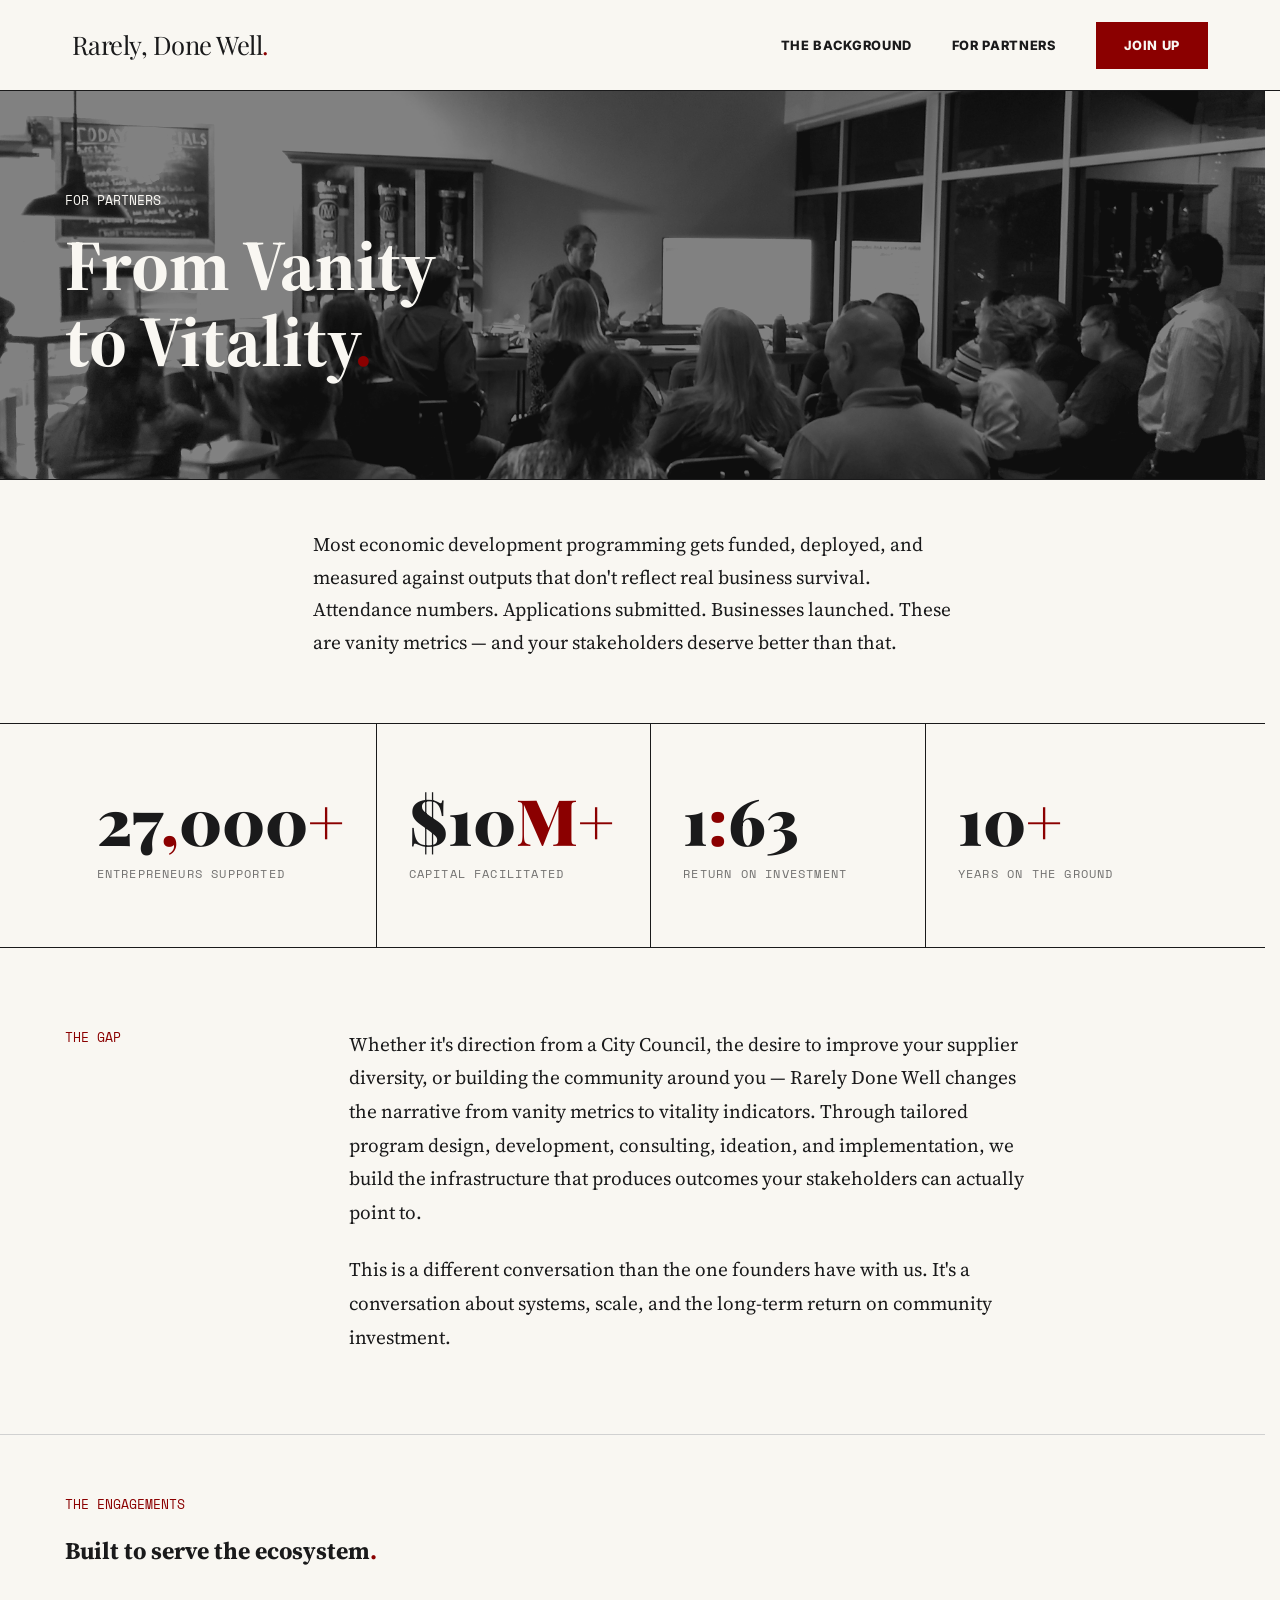
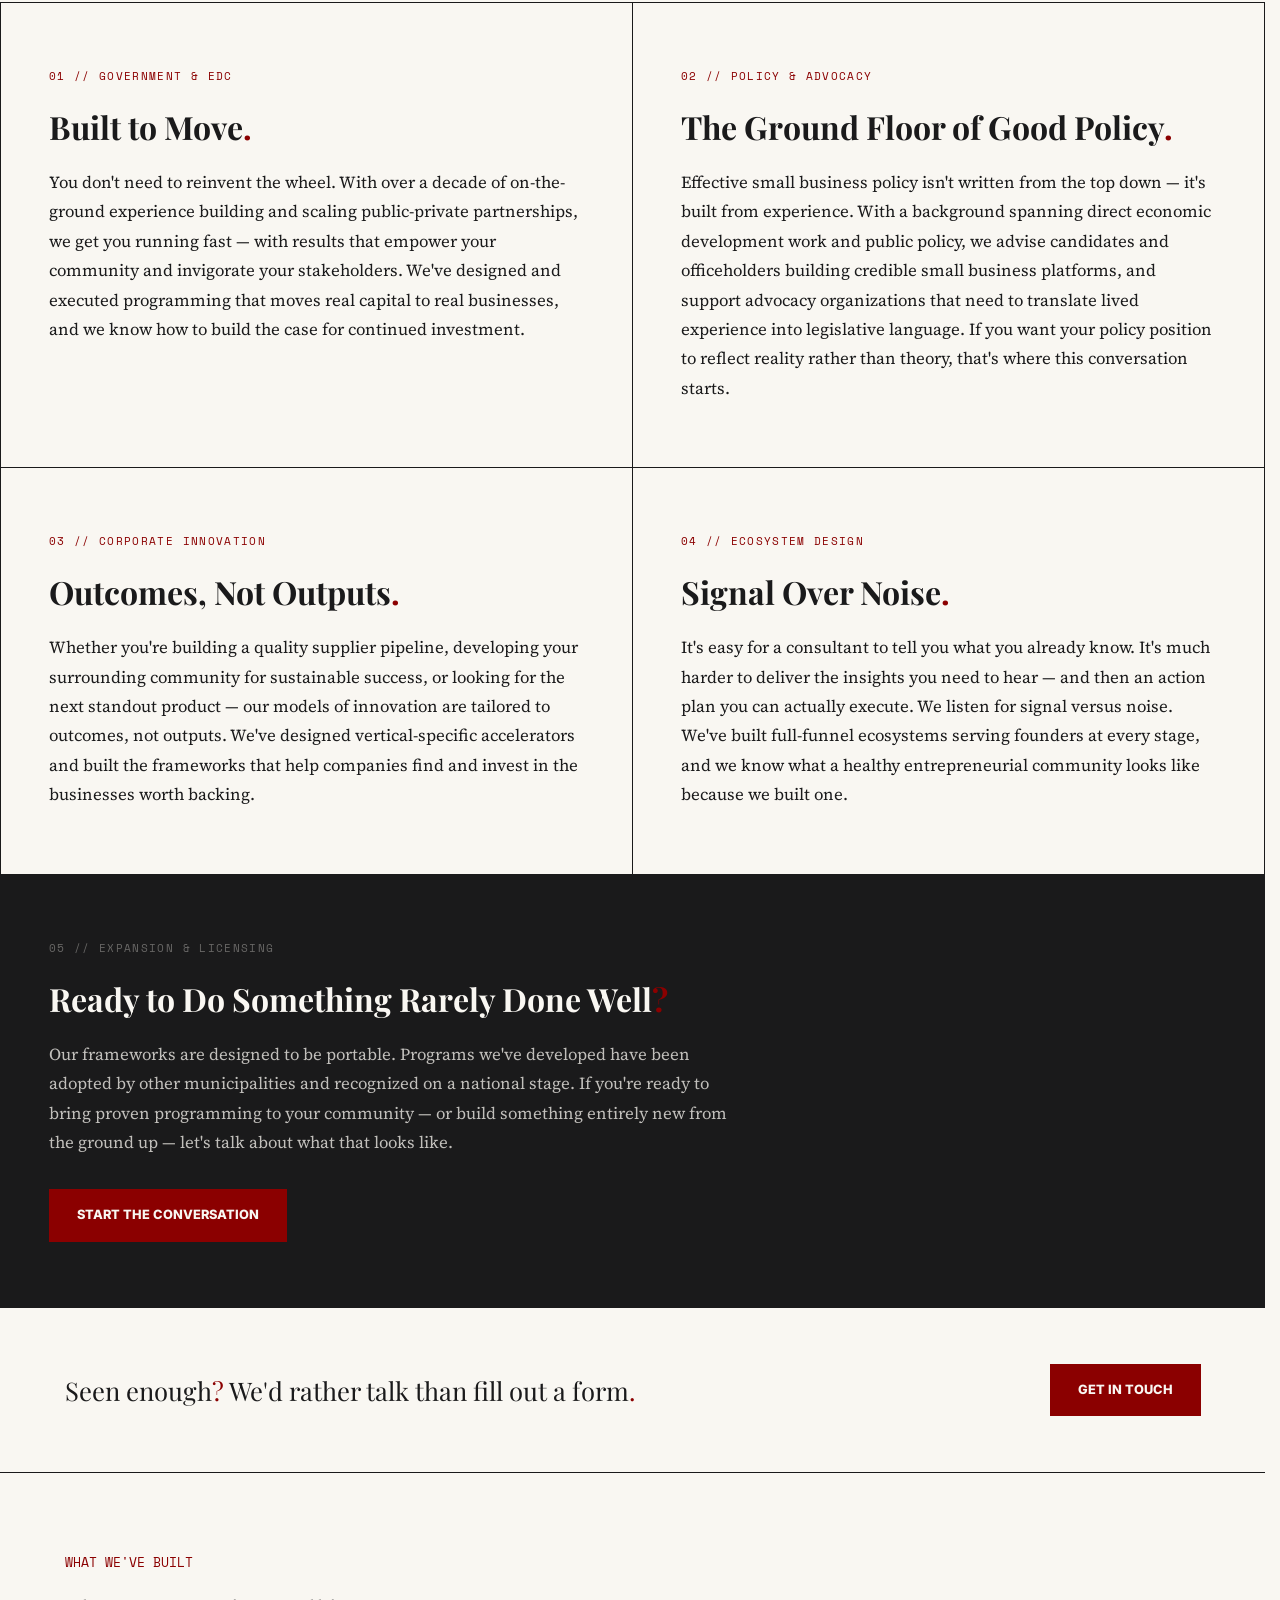
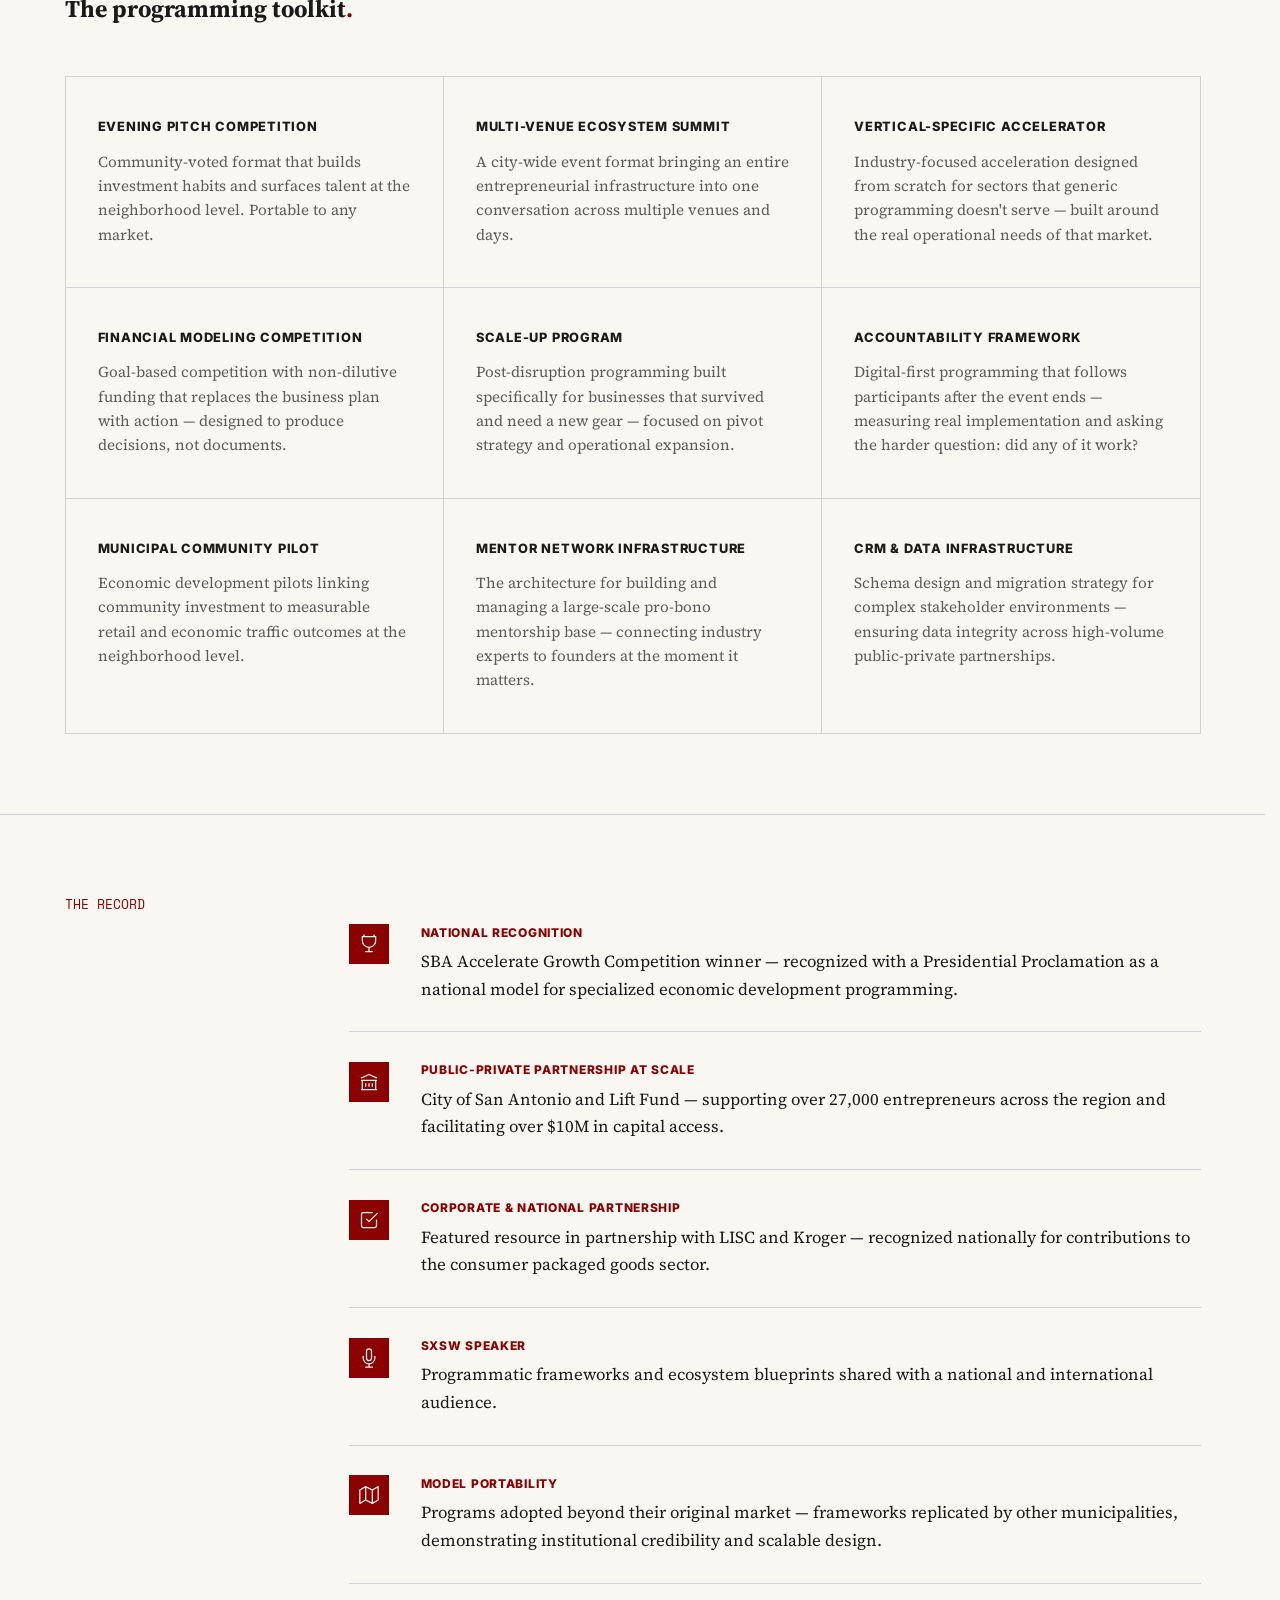
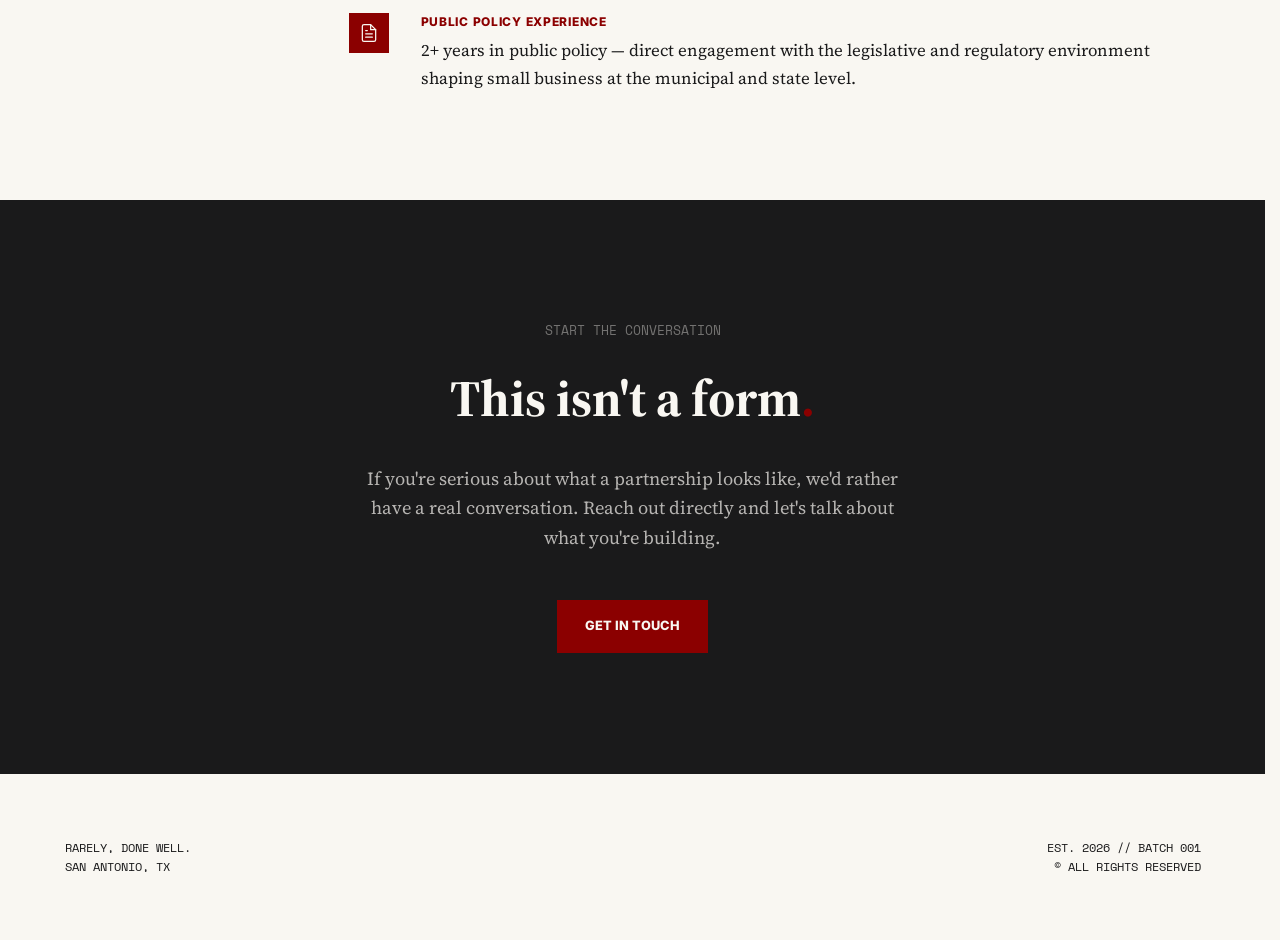
<file: partners.html>
<!DOCTYPE html>
<html lang="en">
<head>
    <meta charset="UTF-8">
    <meta name="viewport" content="width=device-width, initial-scale=1.0">
    <meta name="description" content="Rarely Done Well partners with cities, EDCs, and corporations to design entrepreneur programming that drives real outcomes. SBA national award winner. 27,000+ entrepreneurs. 1:63 ROI. San Antonio, TX.">
    <title>For Partners | Rarely Done Well — Economic Development & Entrepreneur Program Design</title>
    <link rel="canonical" href="https://www.rarelydonewell.com/partners.html">
    <meta property="og:title" content="For Partners | Rarely Done Well">
    <meta property="og:description" content="Economic development, ecosystem design, corporate innovation, and policy support. SBA national award winner. 1:63 ROI. Built for institutions serious about real outcomes.">
    <meta property="og:url" content="https://www.rarelydonewell.com/partners.html">
    <meta property="og:type" content="website">
    <meta property="og:image" content="https://www.rarelydonewell.com/assets/og-image-light.png">
    <meta property="og:site_name" content="Rarely Done Well">
    <script type="application/ld+json">
    {
      "@context": "https://schema.org",
      "@type": "ProfessionalService",
      "name": "Rarely Done Well — Partner Services",
      "description": "Economic development programming, ecosystem design, corporate innovation, and policy advisory for governments, EDCs, and corporations.",
      "provider": {
        "@type": "Organization",
        "name": "Rarely Done Well",
        "url": "https://www.rarelydonewell.com"
      },
      "areaServed": "US",
      "address": {
        "@type": "PostalAddress",
        "addressLocality": "San Antonio",
        "addressRegion": "TX",
        "addressCountry": "US"
      }
    }
    </script>
    <link rel="icon" type="image/x-icon" href="assets/favicon.ico">
    <link rel="icon" type="image/png" sizes="16x16" href="assets/favicon-16x16.png">
    <link rel="icon" type="image/png" sizes="32x32" href="assets/favicon-32x32.png">
    <link rel="apple-touch-icon" sizes="180x180" href="assets/apple-touch-icon.png">
    <link rel="icon" type="image/png" sizes="192x192" href="assets/icon-192x192.png">
    <link rel="icon" type="image/png" sizes="512x512" href="assets/icon-512x512.png">
    <link rel="preconnect" href="https://fonts.googleapis.com">
    <link rel="preconnect" href="https://fonts.gstatic.com" crossorigin>
    <link href="https://fonts.googleapis.com/css2?family=Inter:wght@700;800&family=Playfair+Display:wght@900&family=Space+Mono&family=Source+Serif+4:wght@400;600&display=swap" rel="stylesheet">
    <link rel="stylesheet" href="style.css">
</head>
<body>

    <header class="masthead masthead--fixed">
        <div class="container nav-wrapper">
            <a href="index.html" class="logo">Rarely, Done Well<span class="brand-comma">.</span></a>
            <div class="nav-right-group">
                <button class="nav-toggle" aria-expanded="false" aria-controls="main-nav">
                    <span></span><span></span><span></span>
                </button>
                <nav class="main-nav" id="main-nav">
                    <ul>
                        <li><a href="learn-more.html">The Background</a></li>
                        <li><a href="partners.html">For Partners</a></li>
                        <li><a href="index.html#ecosystem" class="btn-cta">Join Up</a></li>
                    </ul>
                </nav>
            </div>
        </div>
    </header>

    <main>

        <!-- HERO -->
        <section class="partners-hero">
            <div class="hero-photo-band" style="background-image: url('assets/partners-hero-photo.jpg');">
                <div class="hero-photo-band__inner">
                    <span class="section-label fade-in">For Partners</span>
                    <h1 class="fade-in">From Vanity<br>to Vitality<span class="brand-comma">.</span></h1>
                </div>
            </div>
            <div class="container">
                <p class="partners-hero-sub fade-in">Most economic development programming gets funded, deployed, and measured against outputs that don't reflect real business survival. Attendance numbers. Applications submitted. Businesses launched. These are vanity metrics — and your stakeholders deserve better than that.</p>
            </div>
        </section>

        <!-- STAT BAR -->
        <div class="lm-stat-bar">
            <div class="container">
                <div class="lm-stat-inner lm-stat-inner--four">
                    <div class="lm-stat fade-in">
                        <div class="lm-stat-number">27<span>,</span>000<span>+</span></div>
                        <div class="lm-stat-label">Entrepreneurs Supported</div>
                    </div>
                    <div class="lm-stat fade-in">
                        <div class="lm-stat-number">$10<span>M+</span></div>
                        <div class="lm-stat-label">Capital Facilitated</div>
                    </div>
                    <div class="lm-stat fade-in">
                        <div class="lm-stat-number">1<span>:</span>63</div>
                        <div class="lm-stat-label">Return on Investment</div>
                    </div>
                    <div class="lm-stat fade-in">
                        <div class="lm-stat-number">10<span>+</span></div>
                        <div class="lm-stat-label">Years on the Ground</div>
                    </div>
                </div>
            </div>
        </div>

        <!-- THE GAP -->
        <section class="lm-section">
            <div class="container">
                <div class="lm-section-inner">
                    <span class="section-label">The Gap</span>
                    <div class="lm-section-body fade-in">
                        <p>Whether it's direction from a City Council, the desire to improve your supplier diversity, or building the community around you — Rarely Done Well changes the narrative from vanity metrics to vitality indicators. Through tailored program design, development, consulting, ideation, and implementation, we build the infrastructure that produces outcomes your stakeholders can actually point to.</p>
                        <p>This is a different conversation than the one founders have with us. It's a conversation about systems, scale, and the long-term return on community investment.</p>
                    </div>
                </div>
            </div>
        </section>

        <!-- ENGAGEMENT TYPES -->
        <section>
            <div class="container" style="padding-top: 60px; padding-bottom: 2rem;">
                <span class="section-label">The Engagements</span>
                <h2>Built to serve the ecosystem<span class="brand-comma">.</span></h2>
            </div>
            
            <div class="partners-grid">

                <!-- Row 1 -->
                <div class="partners-card fade-in">
                    <span class="partners-card-number">01 // Government & EDC</span>
                    <h3>Built to Move<span class="brand-comma">.</span></h3>
                    <p>You don't need to reinvent the wheel. With over a decade of on-the-ground experience building and scaling public-private partnerships, we get you running fast — with results that empower your community and invigorate your stakeholders. We've designed and executed programming that moves real capital to real businesses, and we know how to build the case for continued investment.</p>
                </div>

                <div class="partners-card fade-in">
                    <span class="partners-card-number">02 // Policy & Advocacy</span>
                    <h3>The Ground Floor of Good Policy<span class="brand-comma">.</span></h3>
                    <p>Effective small business policy isn't written from the top down — it's built from experience. With a background spanning direct economic development work and public policy, we advise candidates and officeholders building credible small business platforms, and support advocacy organizations that need to translate lived experience into legislative language. If you want your policy position to reflect reality rather than theory, that's where this conversation starts.</p>
                </div>

                <!-- Row 2 -->
                <div class="partners-card fade-in">
                    <span class="partners-card-number">03 // Corporate Innovation</span>
                    <h3>Outcomes, Not Outputs<span class="brand-comma">.</span></h3>
                    <p>Whether you're building a quality supplier pipeline, developing your surrounding community for sustainable success, or looking for the next standout product — our models of innovation are tailored to outcomes, not outputs. We've designed vertical-specific accelerators and built the frameworks that help companies find and invest in the businesses worth backing.</p>
                </div>

                <div class="partners-card fade-in">
                    <span class="partners-card-number">04 // Ecosystem Design</span>
                    <h3>Signal Over Noise<span class="brand-comma">.</span></h3>
                    <p>It's easy for a consultant to tell you what you already know. It's much harder to deliver the insights you need to hear — and then an action plan you can actually execute. We listen for signal versus noise. We've built full-funnel ecosystems serving founders at every stage, and we know what a healthy entrepreneurial community looks like because we built one.</p>
                </div>

                <!-- Full width — Expansion -->
                <div class="partners-card partners-card--full partners-card--expansion fade-in">
                    <span class="partners-card-number">05 // Expansion & Licensing</span>
                    <h3>Ready to Do Something Rarely Done Well<span class="brand-comma">?</span></h3>
                    <p>Our frameworks are designed to be portable. Programs we've developed have been adopted by other municipalities and recognized on a national stage. If you're ready to bring proven programming to your community — or build something entirely new from the ground up — let's talk about what that looks like.</p>
                    <div><a href="mailto:partners@rarelydonewell.com" class="btn-cta">Start the Conversation</a></div>
                </div>

            </div>
        </section>

        <!-- MID-PAGE CTA -->
        <section class="partners-mid-cta">
            <div class="container">
                <div class="partners-mid-cta-inner fade-in">
                    <p>Seen enough<span class="brand-comma">?</span> We'd rather talk than fill out a form<span class="brand-comma">.</span></p>
                    <a href="mailto:partners@rarelydonewell.com" class="btn-cta">Get in Touch</a>
                </div>
            </div>
        </section>

        <!-- WHAT WE'VE BUILT -->
        <section class="partners-typologies">
            <div class="container">
                <div class="partners-typologies-header fade-in">
                    <span class="section-label">What We've Built</span>
                    <h2>The programming toolkit<span class="brand-comma">.</span></h2>
                </div>
                <div class="partners-type-grid fade-in">

                    <div class="partners-type-card">
                        <h4>Evening Pitch Competition</h4>
                        <p>Community-voted format that builds investment habits and surfaces talent at the neighborhood level. Portable to any market.</p>
                    </div>

                    <div class="partners-type-card">
                        <h4>Multi-Venue Ecosystem Summit</h4>
                        <p>A city-wide event format bringing an entire entrepreneurial infrastructure into one conversation across multiple venues and days.</p>
                    </div>

                    <div class="partners-type-card">
                        <h4>Vertical-Specific Accelerator</h4>
                        <p>Industry-focused acceleration designed from scratch for sectors that generic programming doesn't serve — built around the real operational needs of that market.</p>
                    </div>

                    <div class="partners-type-card">
                        <h4>Financial Modeling Competition</h4>
                        <p>Goal-based competition with non-dilutive funding that replaces the business plan with action — designed to produce decisions, not documents.</p>
                    </div>

                    <div class="partners-type-card">
                        <h4>Scale-Up Program</h4>
                        <p>Post-disruption programming built specifically for businesses that survived and need a new gear — focused on pivot strategy and operational expansion.</p>
                    </div>

                    <div class="partners-type-card">
                        <h4>Accountability Framework</h4>
                        <p>Digital-first programming that follows participants after the event ends — measuring real implementation and asking the harder question: did any of it work?</p>
                    </div>

                    <div class="partners-type-card">
                        <h4>Municipal Community Pilot</h4>
                        <p>Economic development pilots linking community investment to measurable retail and economic traffic outcomes at the neighborhood level.</p>
                    </div>

                    <div class="partners-type-card">
                        <h4>Mentor Network Infrastructure</h4>
                        <p>The architecture for building and managing a large-scale pro-bono mentorship base — connecting industry experts to founders at the moment it matters.</p>
                    </div>

                    <div class="partners-type-card">
                        <h4>CRM & Data Infrastructure</h4>
                        <p>Schema design and migration strategy for complex stakeholder environments — ensuring data integrity across high-volume public-private partnerships.</p>
                    </div>

                </div>
            </div>
        </section>

        <!-- THE RECORD -->
        <section class="partners-record">
            <div class="container">
                <div class="partners-record-inner">
                    <span class="section-label">The Record</span>
                    <ul class="partners-record-list fade-in">

                        <li class="partners-record-item">
                            <div class="partners-record-icon">
                                <!-- Trophy / award -->
                                <svg viewBox="0 0 24 24"><path d="M8 21h8m-4-4v4M6 3H4v5a8 8 0 0016 0V3h-2M6 3V1m12 2V1M6 3h12"/></svg>
                            </div>
                            <div class="partners-record-text">
                                <strong>National Recognition</strong>
                                SBA Accelerate Growth Competition winner — recognized with a Presidential Proclamation as a national model for specialized economic development programming.
                            </div>
                        </li>

                        <li class="partners-record-item">
                            <div class="partners-record-icon">
                                <!-- Building / government -->
                                <svg viewBox="0 0 24 24"><path d="M3 21h18M3 10h18M3 7l9-4 9 4M4 10v11M20 10v11M8 14v3m4-3v3m4-3v3"/></svg>
                            </div>
                            <div class="partners-record-text">
                                <strong>Public-Private Partnership at Scale</strong>
                                City of San Antonio and Lift Fund — supporting over 27,000 entrepreneurs across the region and facilitating over $10M in capital access.
                            </div>
                        </li>

                        <li class="partners-record-item">
                            <div class="partners-record-icon">
                                <!-- Handshake / corporate -->
                                <svg viewBox="0 0 24 24"><path d="M9 11l3 3L22 4M21 12v7a2 2 0 01-2 2H5a2 2 0 01-2-2V5a2 2 0 012-2h11"/></svg>
                            </div>
                            <div class="partners-record-text">
                                <strong>Corporate & National Partnership</strong>
                                Featured resource in partnership with LISC and Kroger — recognized nationally for contributions to the consumer packaged goods sector.
                            </div>
                        </li>

                        <li class="partners-record-item">
                            <div class="partners-record-icon">
                                <!-- Microphone / speaking -->
                                <svg viewBox="0 0 24 24"><path d="M12 1a3 3 0 00-3 3v8a3 3 0 006 0V4a3 3 0 00-3-3z"/><path d="M19 10v2a7 7 0 01-14 0v-2M12 19v4m-4 0h8"/></svg>
                            </div>
                            <div class="partners-record-text">
                                <strong>SXSW Speaker</strong>
                                Programmatic frameworks and ecosystem blueprints shared with a national and international audience.
                            </div>
                        </li>

                        <li class="partners-record-item">
                            <div class="partners-record-icon">
                                <!-- Map / expansion -->
                                <svg viewBox="0 0 24 24"><path d="M1 6v16l7-4 8 4 7-4V2l-7 4-8-4-7 4zm7-4v16m8-12v16"/></svg>
                            </div>
                            <div class="partners-record-text">
                                <strong>Model Portability</strong>
                                Programs adopted beyond their original market — frameworks replicated by other municipalities, demonstrating institutional credibility and scalable design.
                            </div>
                        </li>

                        <li class="partners-record-item">
                            <div class="partners-record-icon">
                                <!-- Document / policy -->
                                <svg viewBox="0 0 24 24"><path d="M14 2H6a2 2 0 00-2 2v16a2 2 0 002 2h12a2 2 0 002-2V8z"/><path d="M14 2v6h6M16 13H8m8 4H8m2-8H8"/></svg>
                            </div>
                            <div class="partners-record-text">
                                <strong>Public Policy Experience</strong>
                                2+ years in public policy — direct engagement with the legislative and regulatory environment shaping small business at the municipal and state level.
                            </div>
                        </li>

                    </ul>
                </div>
            </div>
        </section>

        <!-- BOTTOM CTA -->
        <section class="partners-cta">
            <div class="container">
                <div class="fade-in">
                    <span class="section-label">Start the Conversation</span>
                    <h2>This isn't a form<span class="brand-comma">.</span></h2>
                    <p>If you're serious about what a partnership looks like, we'd rather have a real conversation. Reach out directly and let's talk about what you're building.</p>
                    <a href="mailto:partners@rarelydonewell.com" class="btn-cta">Get in Touch</a>
                </div>
            </div>
        </section>

    </main>

    <footer>
        <div class="container footer-wrap">
            <div>RARELY, DONE WELL.<br>SAN ANTONIO, TX</div>
            <div style="text-align:right">EST. 2026 // BATCH 001<br>&copy; ALL RIGHTS RESERVED</div>
        </div>
    </footer>

    <script src="script.js"></script>
</body>
</html>
</file>
<file: style.css>
/* ============================================================
   RARELY DONE WELL. — Shared Stylesheet
   ============================================================ */

:root {
  --newsprint: #F9F7F2;
  --ink-black: #1A1A1B;
  --action-red: #8B0000;
  --hairline: #D1D1D1;
  --transition: 0.4s cubic-bezier(0.16, 1, 0.3, 1);
}

/* --- RESET --- */
*, *::before, *::after { margin: 0; padding: 0; box-sizing: border-box; }
button, a, input, select, textarea { border-radius: 0; }

/* --- BASE --- */
html {
  scroll-behavior: smooth;
  scrollbar-gutter: stable;
}

body {
  background-color: var(--newsprint);
  font-family: 'Source Serif 4', serif;
  color: var(--ink-black);
  line-height: 1.6;
}

/* Form/iframe pages override body to fill viewport */
body.page-form {
  height: 100vh;
  display: flex;
  flex-direction: column;
  overflow: hidden;
}

.container { max-width: 1200px; margin: 0 auto; padding: 0 2rem; }
.brand-comma { color: var(--action-red); }

/* --- MASTHEAD --- */
.masthead {
  width: 100%;
  background: var(--newsprint);
  border-bottom: 1px solid var(--ink-black);
}

/* Fixed masthead for index page */
.masthead--fixed {
  position: fixed;
  top: 0; left: 0; right: 0;
  z-index: 1000;
}

/* Static (flex-shrink) masthead for form pages */
.masthead--static {
  height: 90px;
  flex-shrink: 0;
}

.masthead--static .nav-wrapper {
  height: 90px;
}

.nav-wrapper {
  display: flex;
  justify-content: space-between;
  align-items: center;
  height: 90px;
}

.logo {
  font-family: 'Playfair Display', serif;
  font-size: 1.6rem;
  text-decoration: none;
  color: var(--ink-black);
  letter-spacing: -0.02em;
  line-height: 1;
  display: block;
}

/* --- NAV (index page) --- */
.nav-right-group {
  display: flex;
  align-items: center;
}

.main-nav ul { display: flex; list-style: none; gap: 2.5rem; align-items: center; }
.main-nav a {
  text-decoration: none;
  color: var(--ink-black);
  font-family: 'Inter', sans-serif;
  font-weight: 800;
  font-size: 0.8rem;
  text-transform: uppercase;
  letter-spacing: 0.05em;
}

.main-nav .btn-cta {
  background: var(--action-red);
  color: var(--newsprint) !important;
  padding: 16px 28px;
  transition: var(--transition);
}

.main-nav .btn-cta:hover {
  background: var(--ink-black);
  color: var(--newsprint) !important;
}

.nav-toggle {
  display: none;
  flex-direction: column;
  justify-content: space-between;
  width: 28px;
  height: 20px;
  background: none;
  border: none;
  cursor: pointer;
  padding: 0;
}
.nav-toggle span { display: block; width: 100%; height: 2px; background: var(--ink-black); }

/* --- BACK LINK (form pages) --- */
.back-link {
  text-decoration: none;
  color: var(--ink-black);
  font-family: 'Space Mono', monospace;
  font-size: 0.8rem;
  text-transform: uppercase;
  display: flex;
  align-items: center;
  gap: 0.5rem;
}
.back-link:hover { color: var(--action-red); }

/* --- FORM WRAPPER (form pages) --- */
.form-wrapper {
  flex-grow: 1;
  position: relative;
  width: 100%;
}

.form-wrapper iframe {
  position: absolute;
  top: 0;
  left: 0;
  width: 100%;
  height: 100%;
  border: 0;
}

/* --- BUTTONS --- */
.btn-cta {
  background: var(--action-red);
  color: var(--newsprint);
  padding: 16px 28px;
  text-decoration: none;
  font-family: 'Inter', sans-serif;
  font-weight: 800;
  text-transform: uppercase;
  font-size: 0.8rem;
  text-align: center;
}

/* --- HERO (index page) --- */
.hero { padding: 0 0 80px; border-bottom: 1px solid var(--ink-black); }
.hero h1 { font-size: clamp(2.5rem, 7vw, 5rem); line-height: 1; margin-bottom: 3rem; max-width: 1000px; }
.hero-lead { column-count: 2; column-gap: 4rem; margin-top: 2rem; }
.hero-lead p { font-size: 1.25rem; margin-bottom: 1.5rem; text-align: justify; }

/* --- ECOSYSTEM SECTION (index page) --- */
.ecosystem-header { padding: 80px 0 40px; border-bottom: 1px solid var(--hairline); }
.ecosystem-header .container { padding-left: 2rem; padding-right: 2rem; }
.section-label { font-family: 'Space Mono', monospace; font-size: 0.8rem; color: var(--action-red); text-transform: uppercase; margin-bottom: 1rem; display: block; }

.ecosystem-grid { display: grid; grid-template-columns: repeat(3, 1fr); border-bottom: 1px solid var(--ink-black); }
.eco-card { padding: 4rem 2rem; border-right: 1px solid var(--ink-black); transition: var(--transition); display: flex; flex-direction: column; }
.eco-card:last-child { border-right: none; }
.eco-card:hover { background: #F2F0E9; }
.eco-card h3 { font-family: 'Playfair Display', serif; font-size: 2.2rem; margin-bottom: 1.5rem; }
.eco-card p { font-size: 1.1rem; flex-grow: 1; margin-bottom: 2.5rem; }

.card-descriptor {
    font-family: 'Space Mono', monospace;
    font-size: 0.75rem;
    text-transform: uppercase;
    letter-spacing: 0.08em;
    color: var(--ink-black);
    margin-bottom: 1.5rem;
    display: block;
}

/* --- HERO PHOTO BAND (index, partners, learn-more) --- */
/* Wraps only the section-label + h1. Apply inline background-image on the element. */
.hero-photo-band {
  position: relative;
  min-height: 480px;
  padding-top: 90px; /* offsets fixed nav so photo starts flush beneath it */
  display: flex;
  align-items: center; /* text vertically centered at all sizes */
  background-color: var(--ink-black); /* fallback if image hasn't loaded */
  background-size: cover;
  background-position: center 40%; /* biases toward subject, away from ceiling */
  background-repeat: no-repeat;
  border-bottom: 1px solid var(--ink-black);
  overflow: hidden;
}

/* Grayscale + contrast on a pseudo-element so the filter doesn't hit the text */
.hero-photo-band::before {
  content: '';
  position: absolute;
  inset: 0;
  background: inherit;
  filter: grayscale(100%) contrast(120%);
  z-index: 0;
}

/* Dark overlay for legibility — sits above the filtered photo */
.hero-photo-band::after {
  content: '';
  position: absolute;
  inset: 0;
  background: rgba(26, 26, 27, 0.55);
  z-index: 1;
}

/* Inner container — matches .container spacing so text aligns with content below */
.hero-photo-band__inner {
  position: relative;
  z-index: 2;
  width: 100%;
  max-width: 1200px;
  margin: 0 auto;
  padding: 2rem 2rem 2rem; /* even padding — vertical centering handled by flexbox */
}

/* Text color inside the band */
.hero-photo-band h1,
.hero-photo-band h2 {
  color: var(--newsprint);
  text-align: left;
}

.hero-photo-band .section-label {
  color: var(--newsprint);
  text-align: left;
}

/* Responsive step-downs */
@media (max-width: 768px) {
  .hero-photo-band { min-height: 380px; align-items: center; }
  .hero-photo-band__inner { text-align: left; }
}

@media (max-width: 480px) {
  .hero-photo-band { min-height: 300px; }
}

/* --- FINAL CALL (index page) --- */
.final-call { padding: 80px 0; text-align: center; }
.final-call h2 { font-size: clamp(2rem, 5vw, 3.5rem); margin-bottom: 2rem; }
.final-call-body { font-size: 1.15rem; max-width: 600px; margin: 0 auto 3rem; text-align: left; }

/* --- FOOTER (index page) --- */
footer { padding: 4rem 0; border-top: 1px solid var(--ink-black); }
.footer-wrap { display: flex; justify-content: space-between; font-family: 'Space Mono', monospace; font-size: 0.75rem; text-transform: uppercase; }

/* --- LEARN MORE LINK BAR (index page) --- */
.lm-link-bar {
  padding: 3rem 0;
  border-bottom: 1px solid var(--hairline);
  display: flex;
  align-items: center;
}
.lm-link-bar .btn-cta { display: inline-block; }

/* --- PARTNERS PAGE --- */

.partners-hero { padding: 0; border-bottom: 1px solid var(--ink-black); }
.partners-hero h1 { font-size: clamp(2.5rem, 6vw, 4.5rem); line-height: 1.05; max-width: 900px; margin-bottom: 0; }
.partners-hero-sub { font-size: 1.2rem; max-width: 640px; line-height: 1.7; padding: 3rem 0 4rem; margin: 0 auto; }

/* Engagement grid — 2 col pairs + full-width expansion card at bottom */
.partners-grid { display: grid; grid-template-columns: repeat(2, 1fr); border-top: 1px solid var(--ink-black); border-left: 1px solid var(--ink-black); border-right: 1px solid var(--ink-black); }
.partners-card { padding: 4rem 3rem; border-right: 1px solid var(--ink-black); border-bottom: 1px solid var(--ink-black); display: flex; flex-direction: column; gap: 1.5rem; }
.partners-card:nth-child(even):not(.partners-card--full) { border-right: none; }
.partners-card--full { grid-column: 1 / -1; border-right: none; border-bottom: 1px solid var(--ink-black); }
.partners-card-number { font-family: 'Space Mono', monospace; font-size: 0.7rem; color: var(--action-red); text-transform: uppercase; letter-spacing: 0.12em; }
.partners-card h3 { font-family: 'Playfair Display', serif; font-size: 2rem; line-height: 1.1; }
.partners-card p { font-size: 1.05rem; line-height: 1.75; flex-grow: 1; }

/* Expansion card — full width, dark invitation */
.partners-card--expansion { background: var(--ink-black); color: var(--newsprint); }
.partners-card--expansion .partners-card-number { color: rgba(249,247,242,0.35); }
.partners-card--expansion h3 { color: var(--newsprint); }
.partners-card--expansion p { color: rgba(249,247,242,0.75); max-width: 680px; }
.partners-card--expansion .brand-comma { color: var(--action-red); }
.partners-card--expansion .btn-cta { display: inline-block; margin-top: 0.5rem; background: var(--action-red); color: var(--newsprint); }
.partners-card--expansion .btn-cta:hover { background: #6B0000; }

/* Mid-page CTA strip */
.partners-mid-cta { border-top: 1px solid var(--ink-black); border-bottom: 1px solid var(--ink-black); padding: 3.5rem 0; }
.partners-mid-cta-inner { display: flex; justify-content: space-between; align-items: center; gap: 3rem; }
.partners-mid-cta-inner p { font-family: 'Playfair Display', serif; font-size: 1.6rem; line-height: 1.2; max-width: 580px; }
.partners-mid-cta-inner p .brand-comma { color: var(--action-red); }
.partners-mid-cta-inner .btn-cta { white-space: nowrap; flex-shrink: 0; }

/* Program typologies grid */
.partners-typologies { padding: 80px 0; border-bottom: 1px solid var(--hairline); }
.partners-typologies-header { margin-bottom: 3rem; }
.partners-type-grid { display: grid; grid-template-columns: repeat(3, 1fr); gap: 1px; background: var(--hairline); border: 1px solid var(--hairline); }
.partners-type-card { background: var(--newsprint); padding: 2.5rem 2rem; display: flex; flex-direction: column; gap: 0.75rem; }
.partners-type-card h4 { font-family: 'Inter', sans-serif; font-weight: 800; font-size: 0.8rem; text-transform: uppercase; letter-spacing: 0.06em; color: var(--ink-black); }
.partners-type-card p { font-size: 0.95rem; line-height: 1.6; opacity: 0.7; }

/* Record with icons */
.partners-record { padding: 80px 0; border-bottom: 1px solid var(--ink-black); }
.partners-record-inner { display: grid; grid-template-columns: 220px 1fr; gap: 4rem; align-items: start; }
.partners-record-list { list-style: none; display: flex; flex-direction: column; }
.partners-record-item { display: grid; grid-template-columns: 48px 1fr; gap: 1.5rem; align-items: start; padding: 1.75rem 0; border-bottom: 1px solid var(--hairline); }
.partners-record-item:last-child { border-bottom: none; }
.partners-record-icon { width: 40px; height: 40px; background: var(--action-red); display: flex; align-items: center; justify-content: center; flex-shrink: 0; margin-top: 0.1rem; }
.partners-record-icon svg { width: 20px; height: 20px; stroke: var(--newsprint); fill: none; stroke-width: 1.5; stroke-linecap: round; stroke-linejoin: round; }
.partners-record-text { font-size: 1.05rem; line-height: 1.65; }
.partners-record-text strong { display: block; font-family: 'Inter', sans-serif; font-weight: 800; font-size: 0.75rem; text-transform: uppercase; letter-spacing: 0.06em; color: var(--action-red); margin-bottom: 0.35rem; }

/* Bottom CTA */
.partners-cta { padding: 120px 0; background: var(--ink-black); text-align: center; }
.partners-cta .section-label { color: rgba(249,247,242,0.4); }
.partners-cta h2 { font-size: clamp(2rem, 4vw, 3.5rem); color: var(--newsprint); margin: 1rem 0 1.5rem; }
.partners-cta p { font-size: 1.15rem; color: rgba(249,247,242,0.7); max-width: 540px; margin: 0 auto 3rem; }
.partners-cta .btn-cta { background: var(--action-red); color: var(--newsprint); display: inline-block; }
.partners-cta .btn-cta:hover { background: #6B0000; }

@media (max-width: 992px) {
  .partners-grid { grid-template-columns: 1fr; }
  .partners-card { border-right: none; }
  .partners-card--full { border-bottom: none; }
  .partners-type-grid { grid-template-columns: repeat(2, 1fr); }
  .partners-record-inner { grid-template-columns: 1fr; gap: 1.5rem; }
  .partners-mid-cta-inner { flex-direction: column; align-items: flex-start; }
}

@media (max-width: 600px) {
  .partners-type-grid { grid-template-columns: 1fr; }
}

/* --- LEARN MORE PAGE --- */

/* Intro hero */
.lm-hero { padding: 0; border-bottom: 1px solid var(--ink-black); }
.lm-hero h1 { font-size: clamp(2.5rem, 6vw, 4.5rem); line-height: 1.05; max-width: 900px; margin-bottom: 0; }

/* Stat bar */
.lm-stat-bar { border-bottom: 1px solid var(--ink-black); }
.lm-stat-inner { display: grid; grid-template-columns: repeat(3, 1fr); }
.lm-stat-inner--four { grid-template-columns: repeat(4, 1fr); }
.lm-stat { padding: 4rem 2rem; border-right: 1px solid var(--ink-black); display: flex; flex-direction: column; gap: 0.75rem; }
.lm-stat:last-child { border-right: none; }
.lm-stat-number { font-family: 'Playfair Display', serif; font-size: clamp(2.5rem, 5vw, 5rem); font-weight: 900; line-height: 1; }
.lm-stat-number span { color: var(--action-red); }
.lm-stat-label { font-family: 'Space Mono', monospace; font-size: 0.75rem; text-transform: uppercase; letter-spacing: 0.1em; opacity: 0.6; }

/* Text sections */
.lm-section { padding: 80px 0; border-bottom: 1px solid var(--hairline); }
.lm-section-inner { display: grid; grid-template-columns: 220px 1fr; gap: 4rem; align-items: start; }
.lm-section-body p { font-size: 1.2rem; line-height: 1.75; max-width: 680px; }
.lm-section-body p + p { margin-top: 1.5rem; }

/* Alumni grid */
.lm-alumni { padding: 80px 0 60px; border-bottom: 1px solid var(--ink-black); }
.lm-alumni-header { margin-bottom: 4rem; }
.lm-alumni-grid { display: grid; grid-template-columns: repeat(5, 1fr); gap: 1px; background: #6B0000; border: 1px solid #6B0000; }
.lm-alumni-card { background: var(--action-red); display: flex; flex-direction: column; align-items: center; justify-content: center; padding: 2rem 1.5rem; gap: 1rem; text-decoration: none; color: #F9F7F2; transition: var(--transition); min-height: 160px; text-align: center; }
.lm-alumni-card:hover { background: var(--ink-black); }
.lm-alumni-card.no-link:hover { background: #A01010; cursor: default; }
.lm-alumni-logo { width: 100%; max-width: 120px; height: 60px; object-fit: contain; opacity: 0.9; transition: var(--transition); filter: brightness(0) invert(1); }
.lm-alumni-card:hover .lm-alumni-logo { opacity: 1; filter: none; }
.lm-alumni-name { font-family: 'Space Mono', monospace; font-size: 0.65rem; text-transform: uppercase; letter-spacing: 0.08em; line-height: 1.4; color: rgba(249,247,242,0.6); }
.lm-alumni-placeholder { width: 100%; max-width: 120px; height: 60px; display: flex; align-items: center; justify-content: center; }
.lm-alumni-placeholder-text { font-family: 'Playfair Display', serif; font-size: 1.4rem; font-weight: 900; color: rgba(249,247,242,0.2); }

/* CTA trio */
.lm-cta { padding: 100px 0; }
.lm-cta-header { text-align: center; margin-bottom: 4rem; }
.lm-cta-header h2 { font-size: clamp(2rem, 4vw, 3rem); }
.lm-cta-header p { font-size: 1.15rem; max-width: 560px; margin: 1.5rem auto 0; }
.lm-cta-grid { display: grid; grid-template-columns: repeat(3, 1fr); border: 1px solid var(--ink-black); }
.lm-cta-card { padding: 3rem 2rem; border-right: 1px solid var(--ink-black); display: flex; flex-direction: column; gap: 1rem; }
.lm-cta-card:last-child { border-right: none; }
.lm-cta-card h3 { font-family: 'Playfair Display', serif; font-size: 1.8rem; }
.lm-cta-card p { font-size: 1rem; flex-grow: 1; opacity: 0.75; }
.lm-cta-card .btn-cta { display: inline-block; margin-top: 1rem; }

@media (max-width: 992px) {
  .lm-stat-inner { grid-template-columns: repeat(2, 1fr); }
  .lm-stat-inner--four { grid-template-columns: repeat(2, 1fr); }
  .lm-stat { border-right: 1px solid var(--ink-black); border-bottom: 1px solid var(--ink-black); }
  .lm-stat:nth-child(even) { border-right: none; }
  .lm-stat:last-child { border-right: none; }
  .lm-section-inner { grid-template-columns: 1fr; gap: 1.5rem; }
  .lm-alumni-grid { grid-template-columns: repeat(3, 1fr); }
  .lm-cta-grid { grid-template-columns: 1fr; }
  .lm-cta-card { border-right: none; border-bottom: 1px solid var(--ink-black); }
  .lm-cta-card:last-child { border-bottom: none; }
}

@media (max-width: 600px) {
  .lm-alumni-grid { grid-template-columns: repeat(2, 1fr); }
  .lm-stat-inner,
  .lm-stat-inner--four { grid-template-columns: 1fr; }
  .lm-stat { border-right: none; border-bottom: 1px solid var(--ink-black); }
  .lm-stat:nth-child(even) { border-right: none; }
  .lm-stat:last-child { border-bottom: none; }
}

/* --- ANIMATIONS --- */
.fade-in { opacity: 0; transform: translateY(20px); transition: var(--transition); }
.fade-in.visible { opacity: 1; transform: translateY(0); }

/* --- RESPONSIVE --- */
@media (max-width: 992px) {
  .hero-lead { column-count: 1; }
  .ecosystem-grid { grid-template-columns: 1fr; }
  .eco-card { border-right: none; border-bottom: 1px solid var(--ink-black); }
}

@media (max-width: 768px) {
  .nav-toggle { display: flex; }
  .main-nav {
    display: none;
    position: fixed;
    top: 91px; left: 0; width: 100%;
    background: var(--newsprint);
    border-bottom: 1px solid var(--ink-black);
    padding: 2rem;
  }
  .main-nav.open { display: block; }
  .main-nav ul { flex-direction: column; gap: 1.5rem; align-items: flex-start; }
}

/* --- PROGRAM PAGES (community, accelerator, incubator) --- */

.program-hero { padding: 60px 0; border-bottom: 1px solid var(--ink-black); }
.program-hero h1 { font-size: clamp(2.5rem, 6vw, 4.5rem); line-height: 1.05; margin: 0.5rem 0 1.5rem; }
.program-hero-sub { font-size: 1.2rem; max-width: 680px; line-height: 1.75; }

.program-details { padding: 60px 0; border-bottom: 1px solid var(--ink-black); }
.program-details-grid { display: grid; grid-template-columns: repeat(3, 1fr); gap: 1px; background: var(--hairline); border: 1px solid var(--hairline); }
.program-detail-item { background: var(--newsprint); padding: 2.5rem 2rem; display: flex; flex-direction: column; gap: 1rem; }
.program-detail-label { font-family: 'Inter', sans-serif; font-weight: 800; font-size: 0.75rem; text-transform: uppercase; letter-spacing: 0.06em; color: var(--action-red); }
.program-detail-item p { font-size: 1rem; line-height: 1.7; }

/* Pricing list inside detail item */
.program-pricing { list-style: none; display: flex; flex-direction: column; gap: 0.5rem; }
.program-pricing li { font-size: 0.95rem; line-height: 1.6; padding: 0.5rem 0; border-bottom: 1px solid var(--hairline); }
.program-pricing li:last-child { border-bottom: none; }
.program-pricing strong { font-family: 'Inter', sans-serif; font-weight: 800; font-size: 0.75rem; text-transform: uppercase; letter-spacing: 0.04em; display: block; color: var(--ink-black); margin-bottom: 0.1rem; }

.program-form { padding: 60px 0 0; }
.program-form .container { border-bottom: 1px solid var(--hairline); padding-bottom: 2rem; margin-bottom: 0; }
.program-form h2 { font-size: clamp(1.8rem, 4vw, 3rem); margin: 0.5rem 0 0; }
.program-form-embed { margin: 0; }
.program-form-embed iframe { display: block; min-height: 650px; }

@media (max-width: 768px) {
  .program-details-grid { grid-template-columns: 1fr; }
  .program-detail-item { border-bottom: 1px solid var(--hairline); }
  .program-detail-item:last-child { border-bottom: none; }
}
</file>
